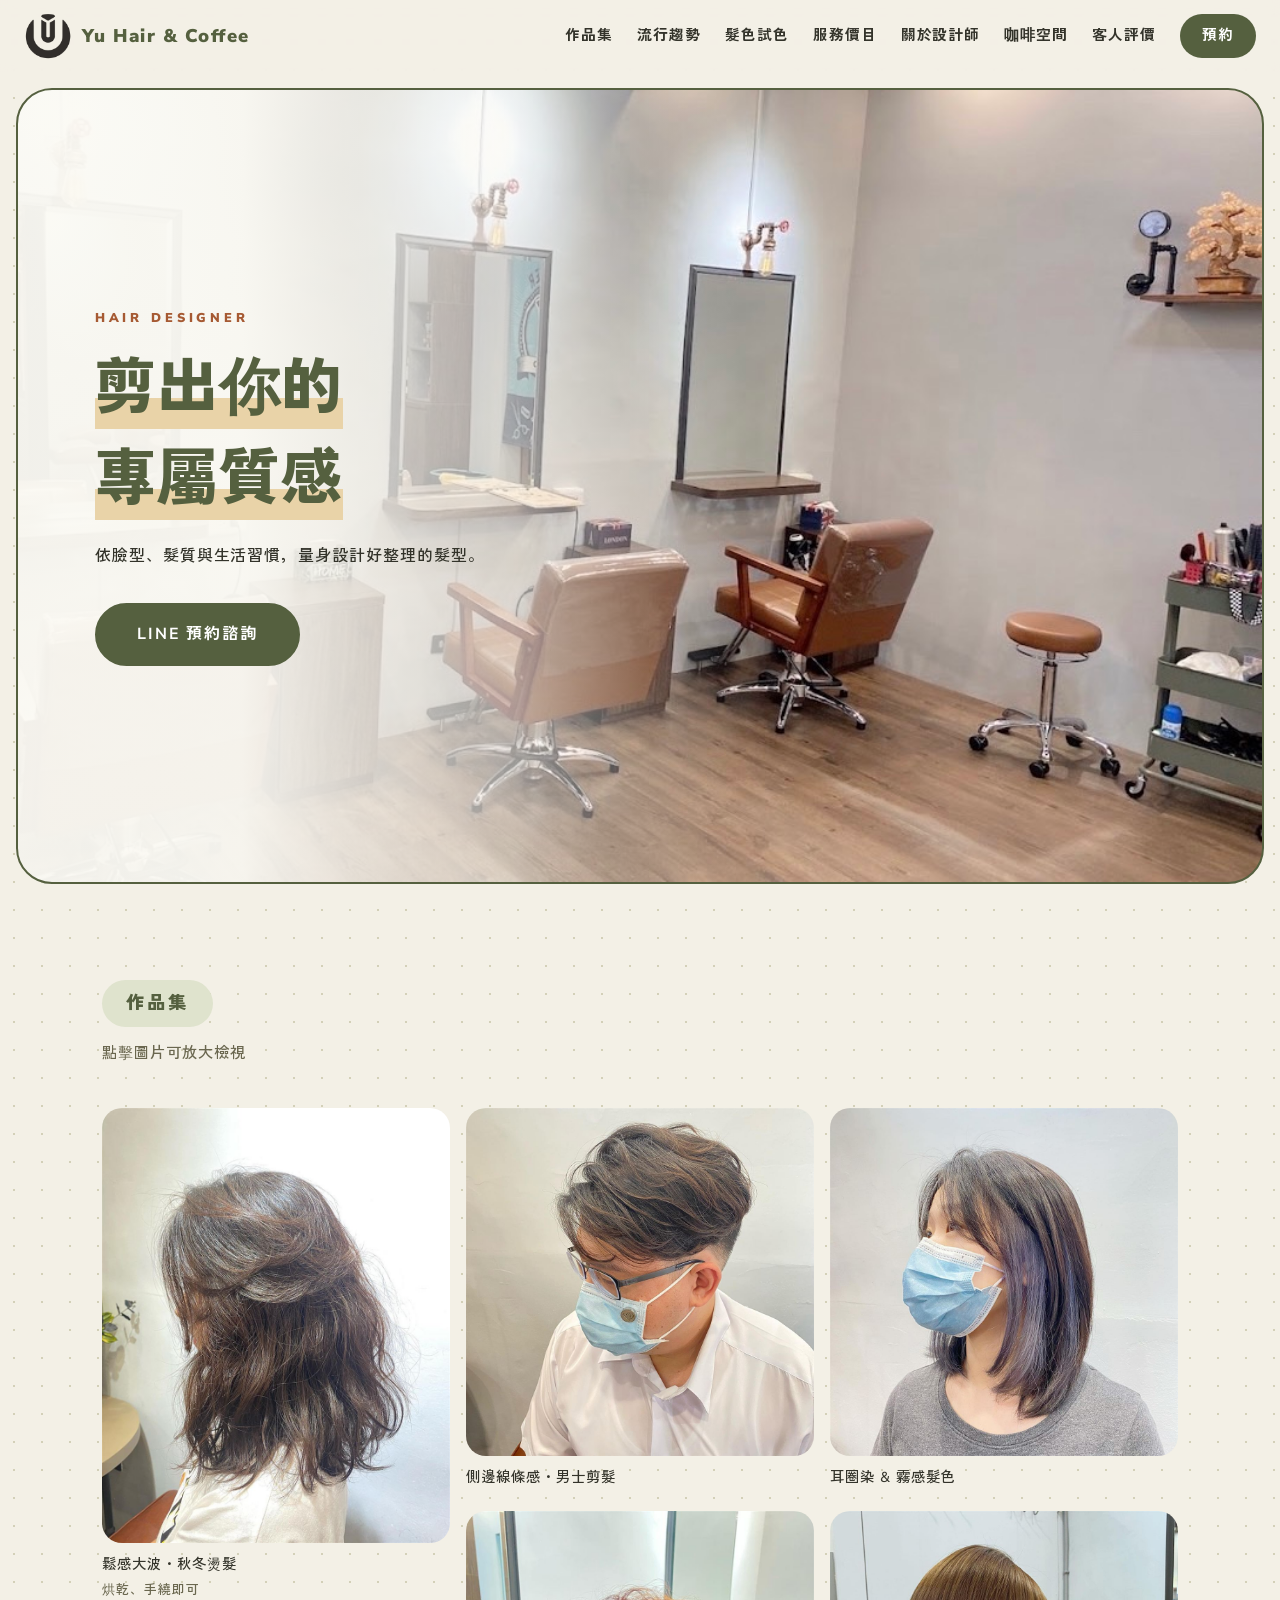
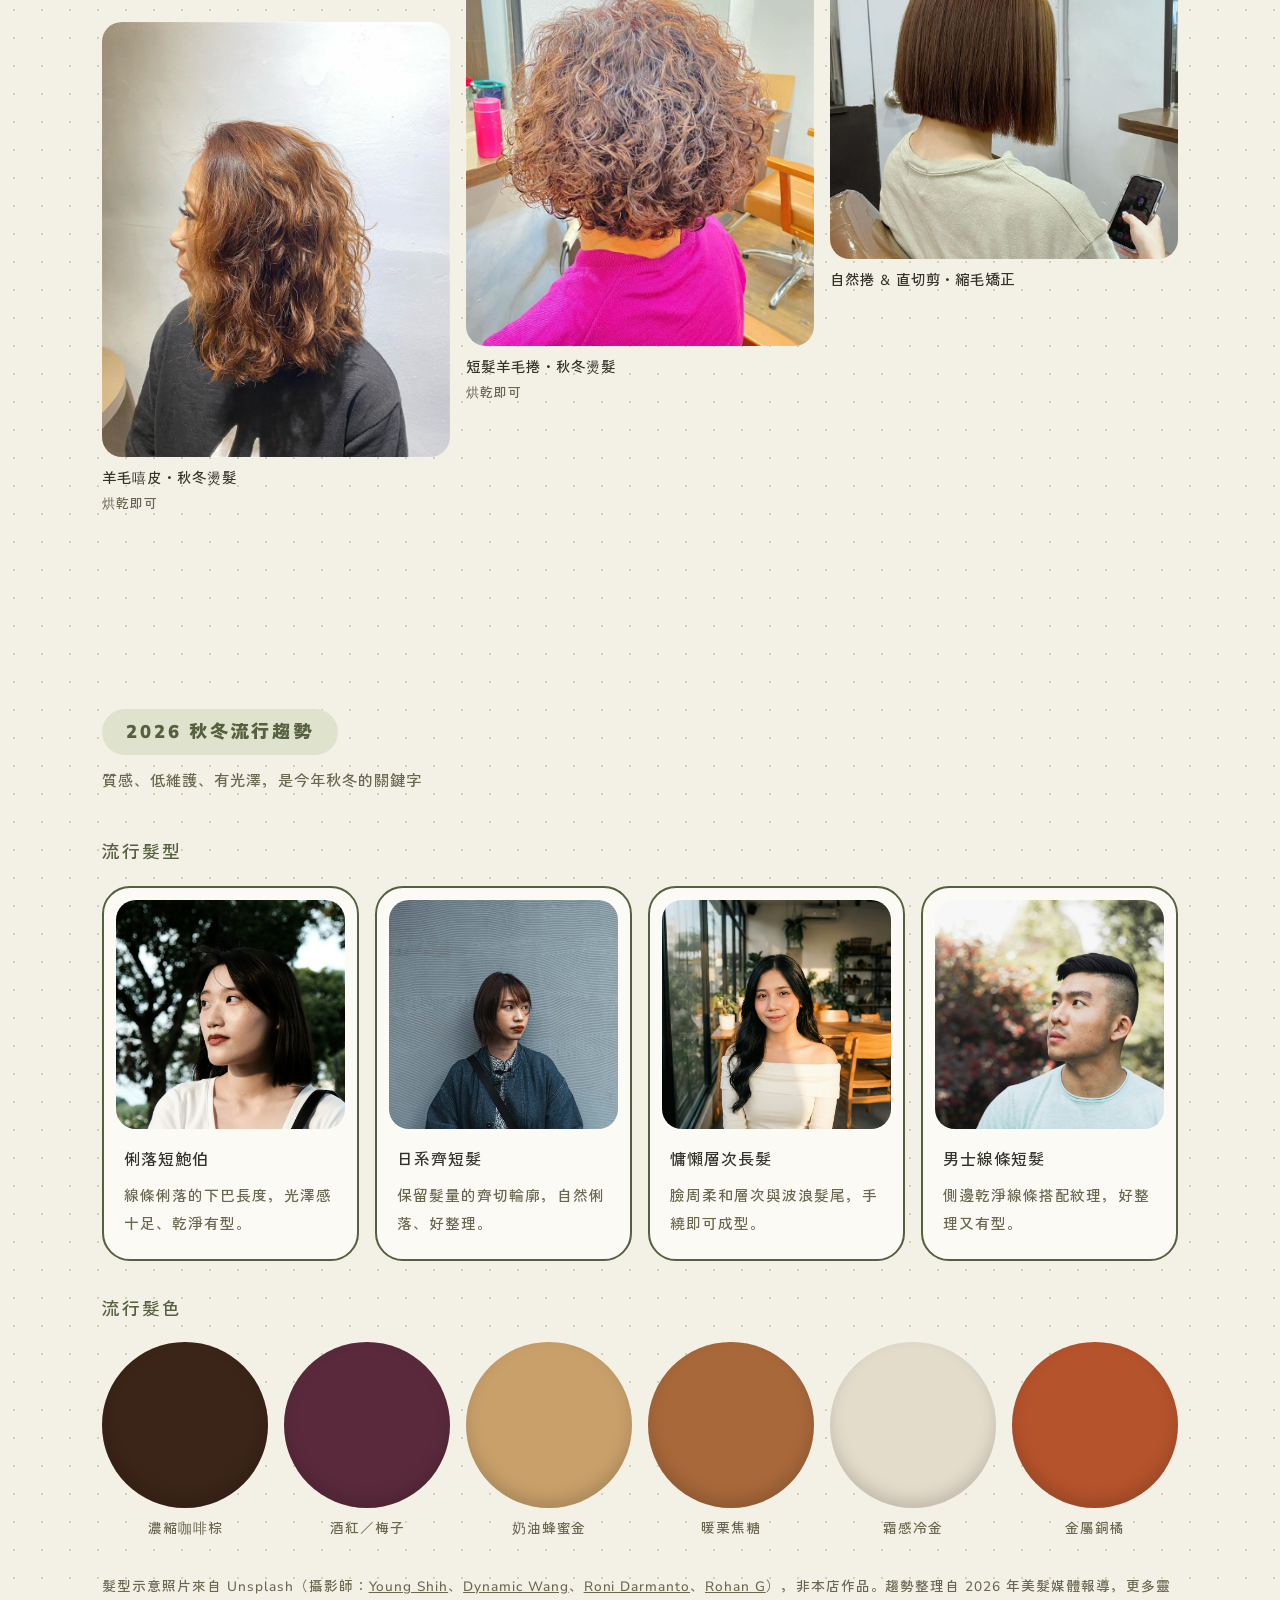
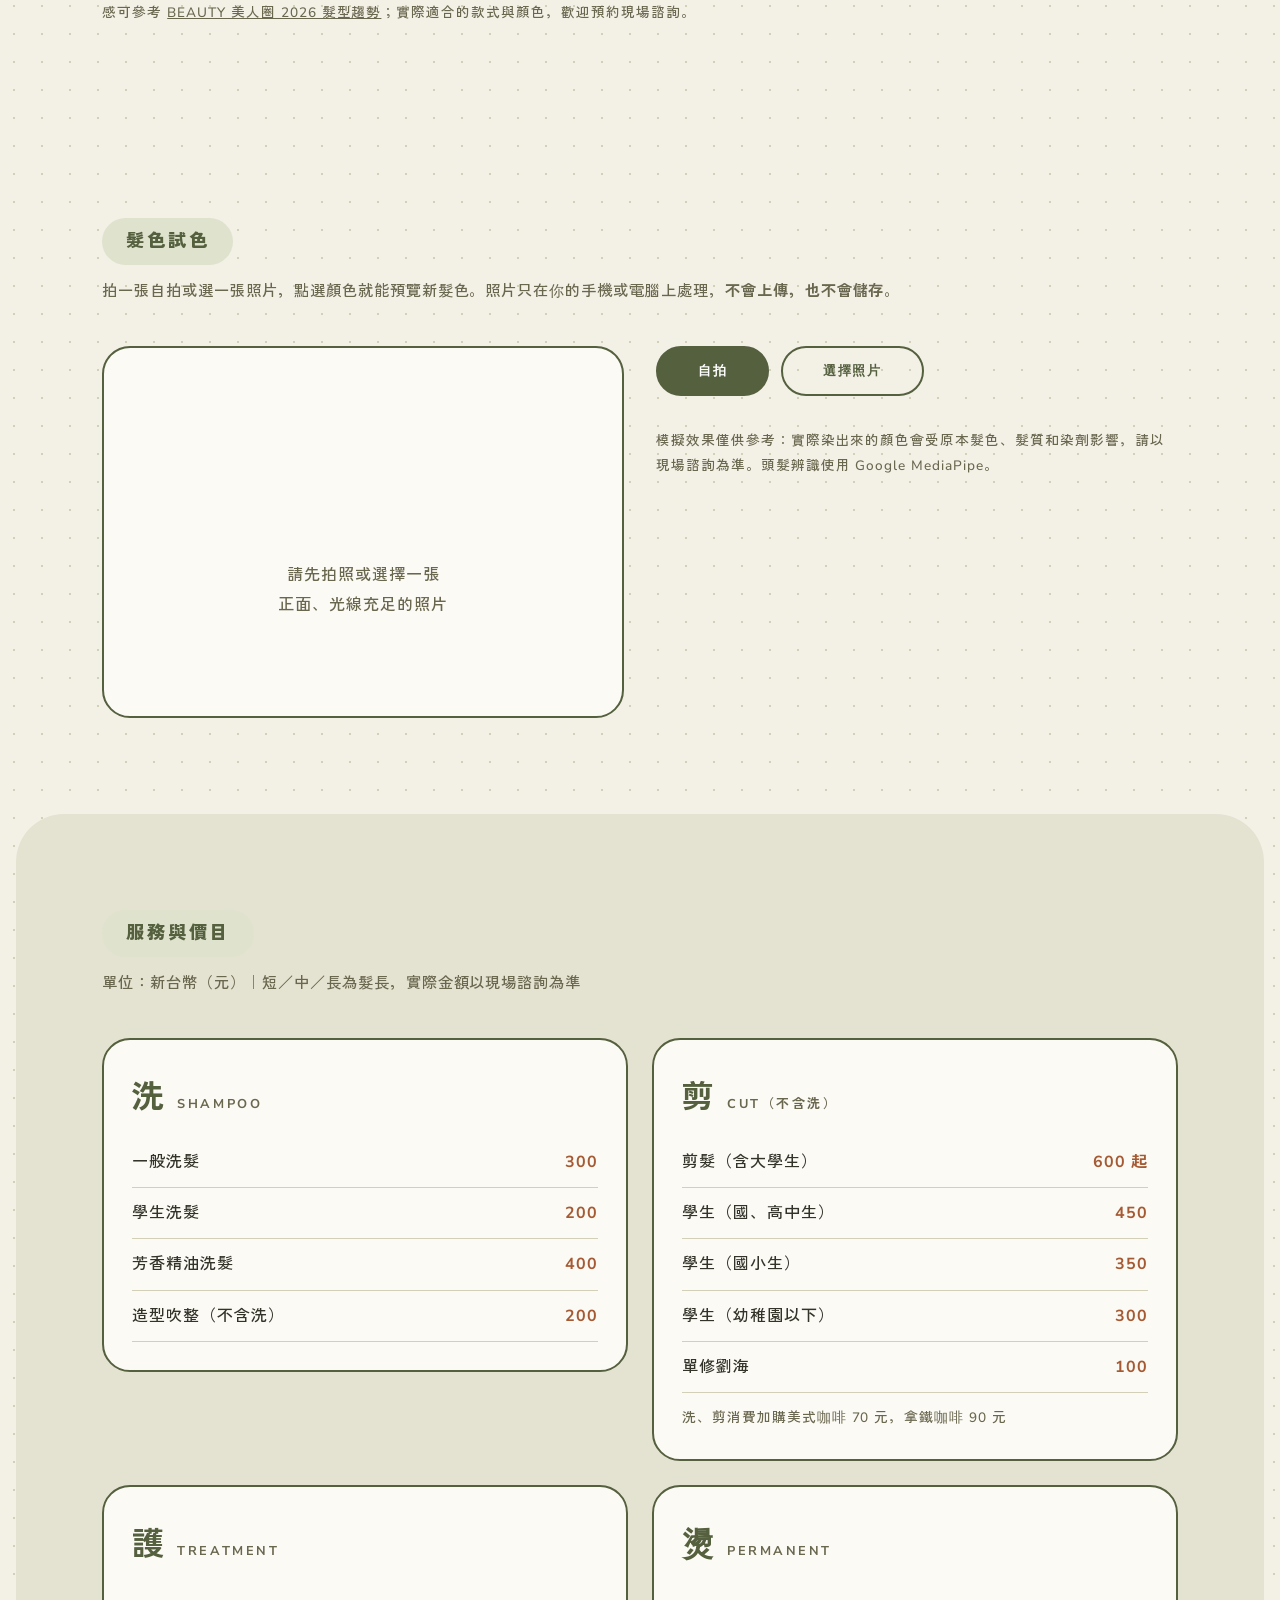
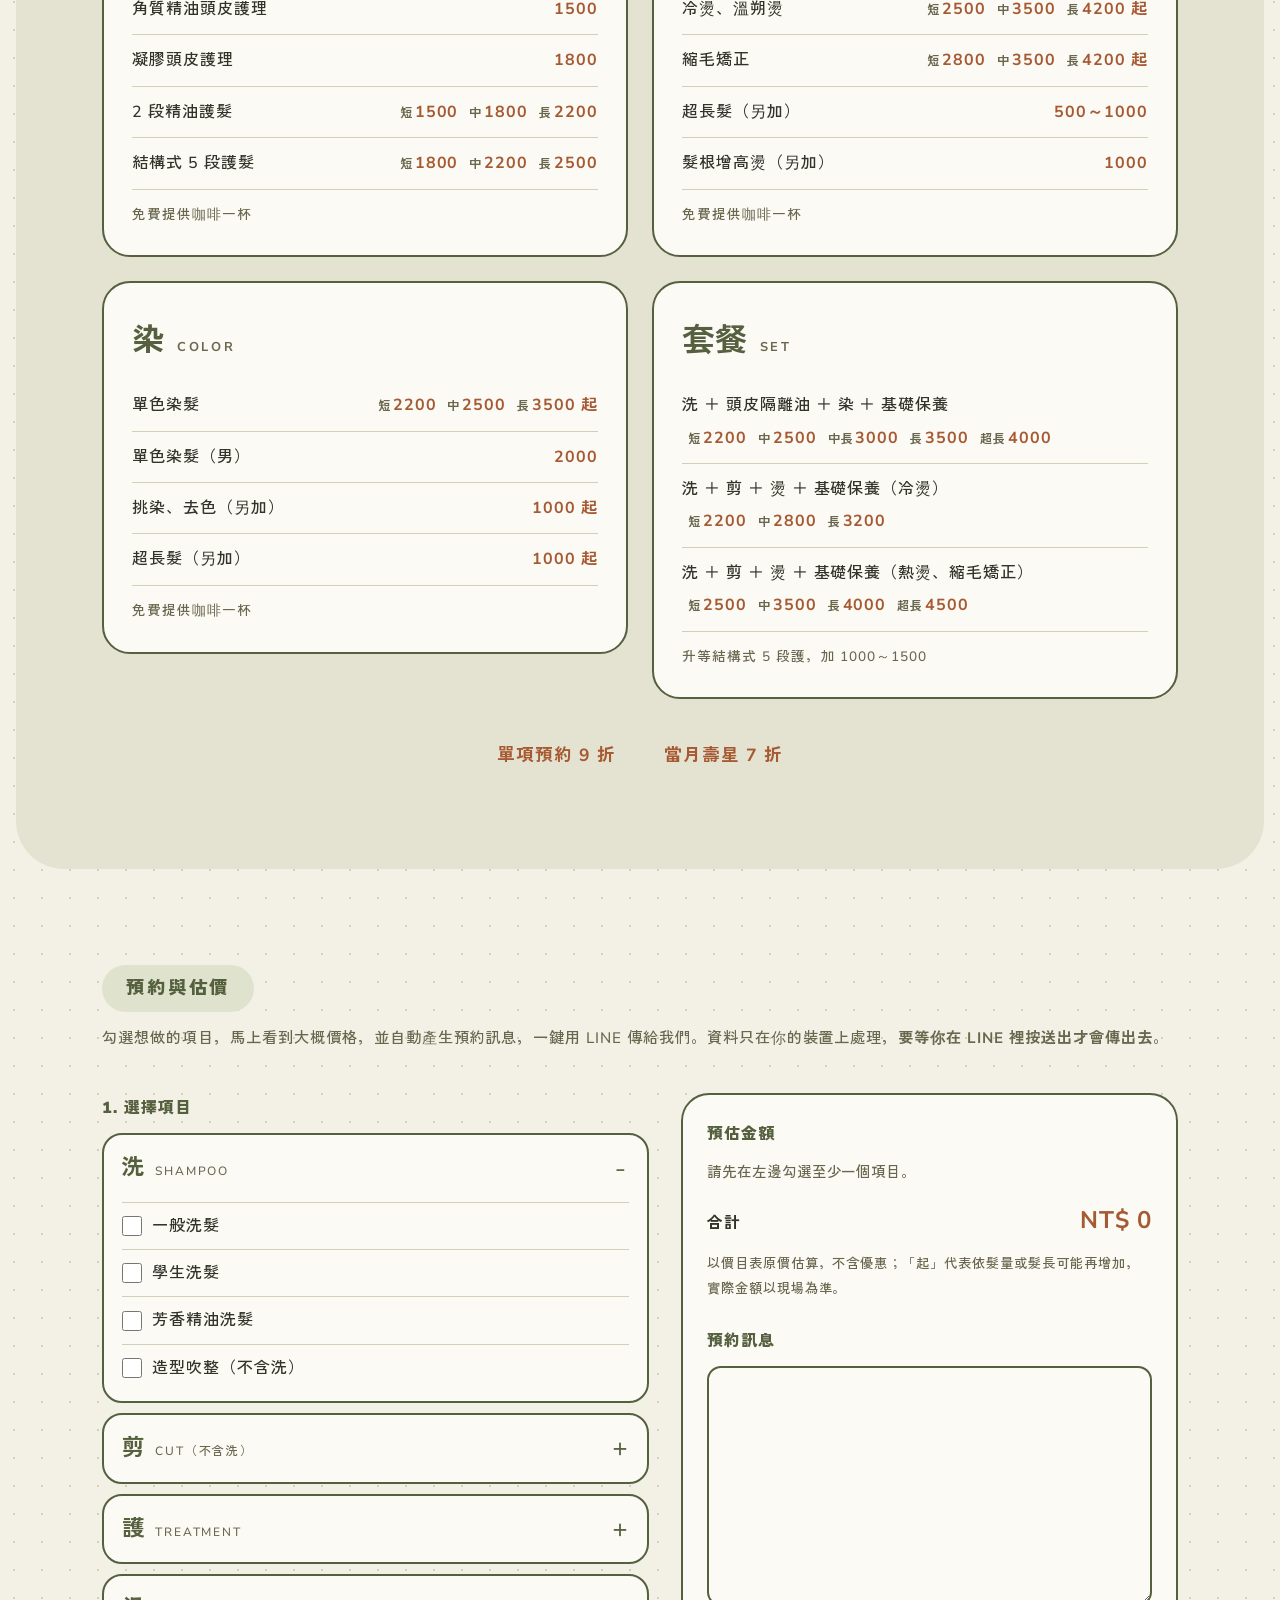
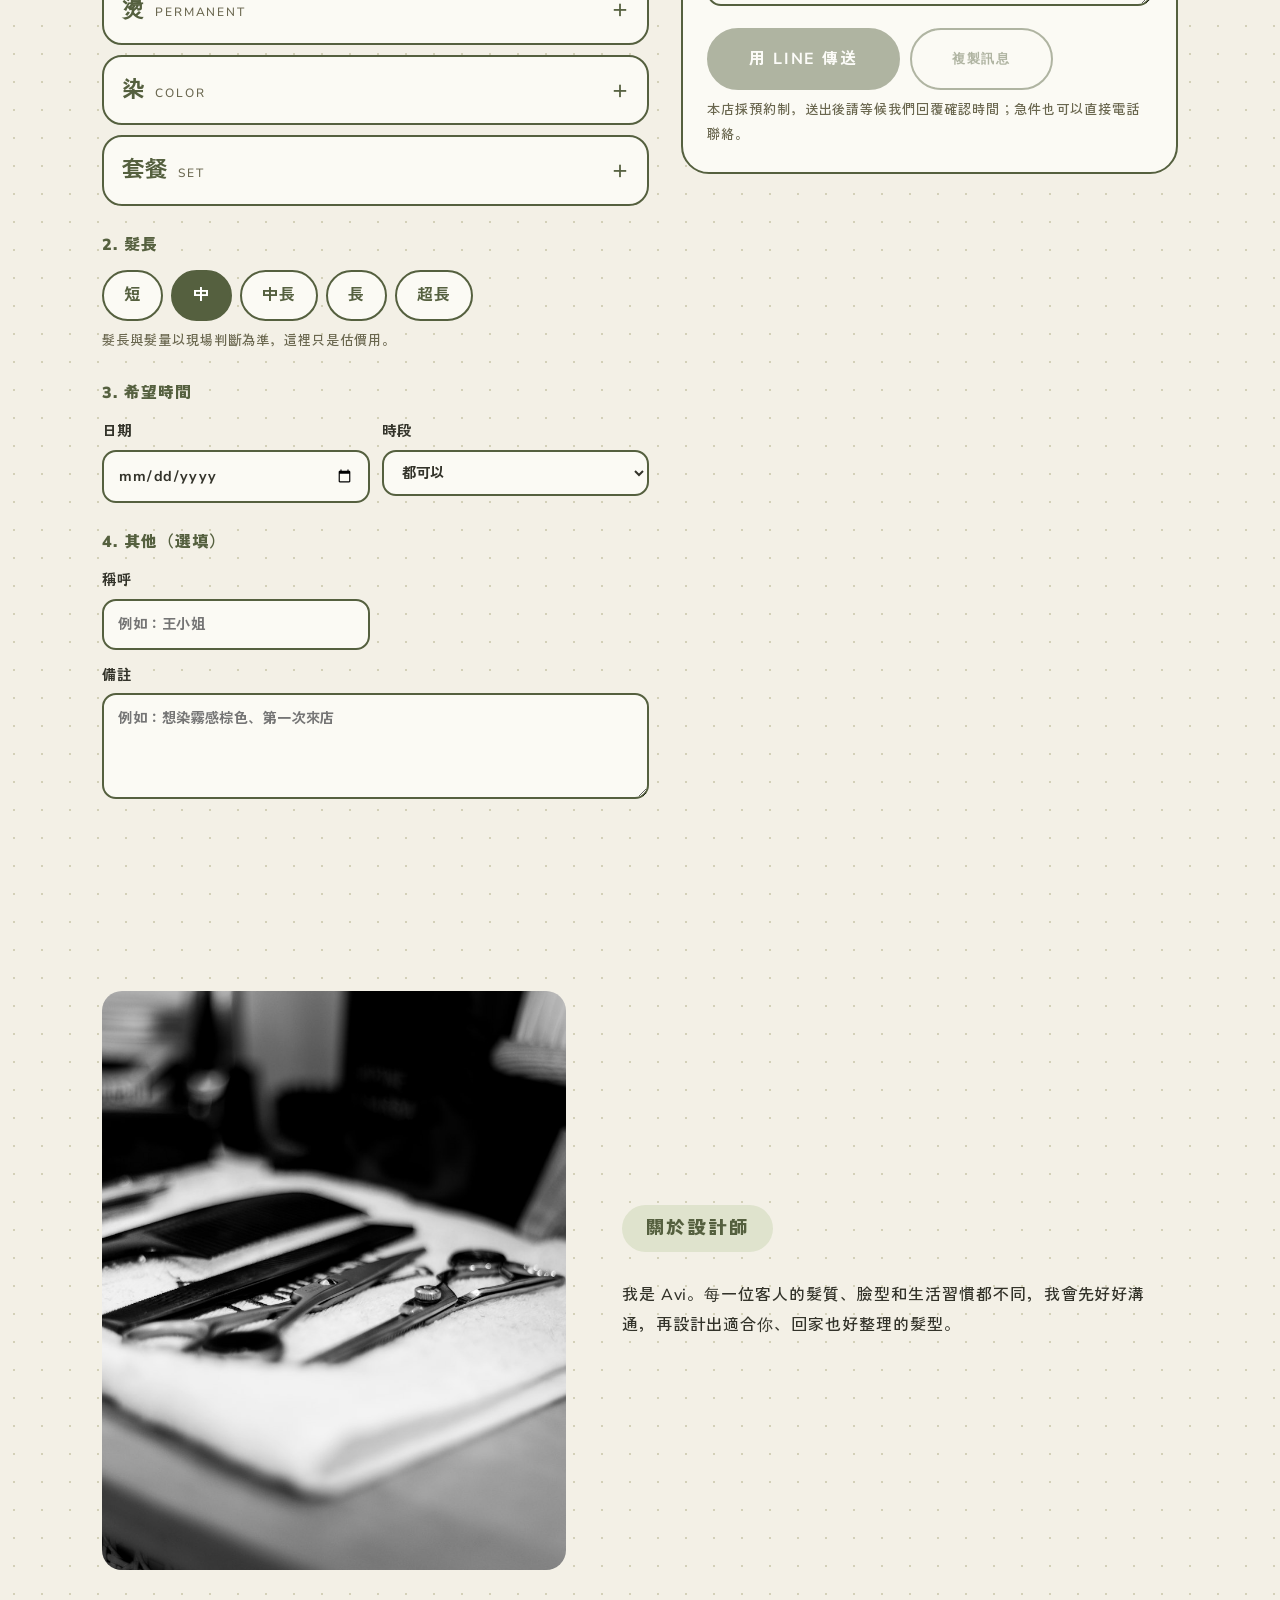
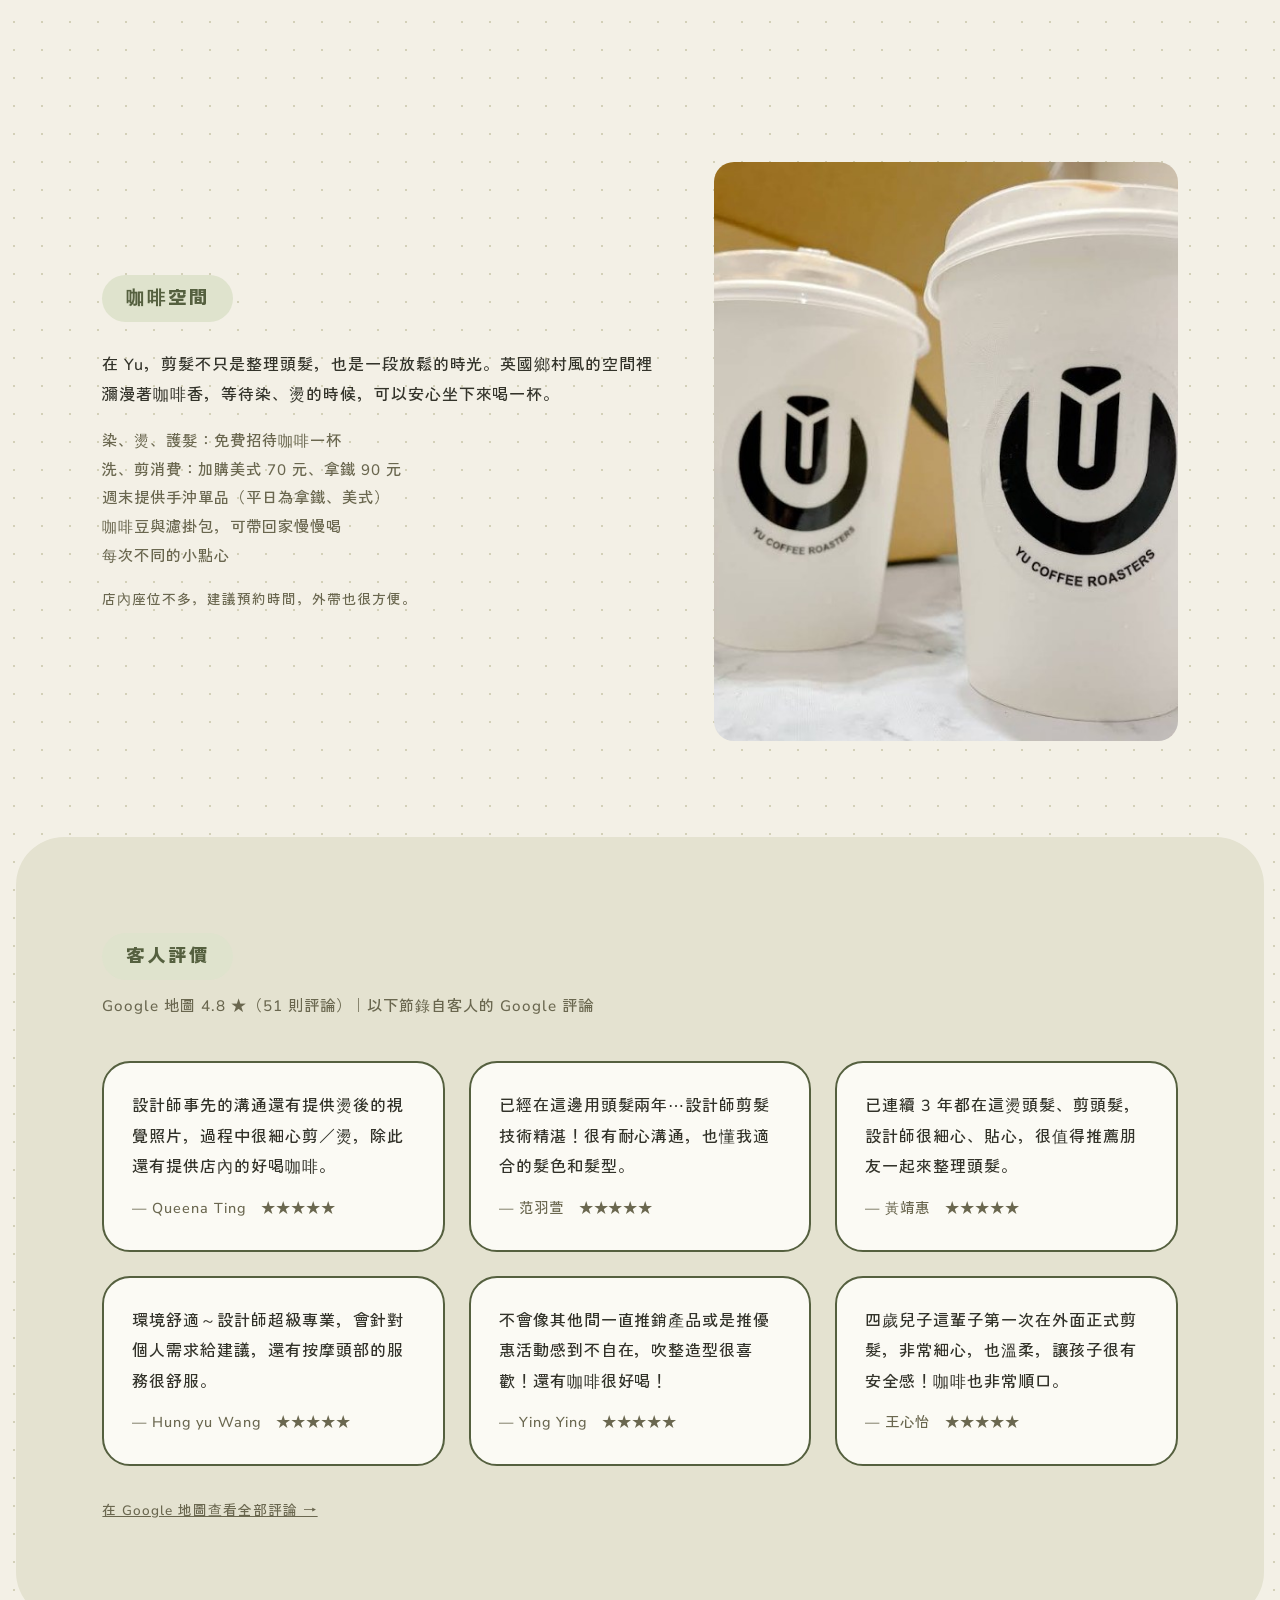
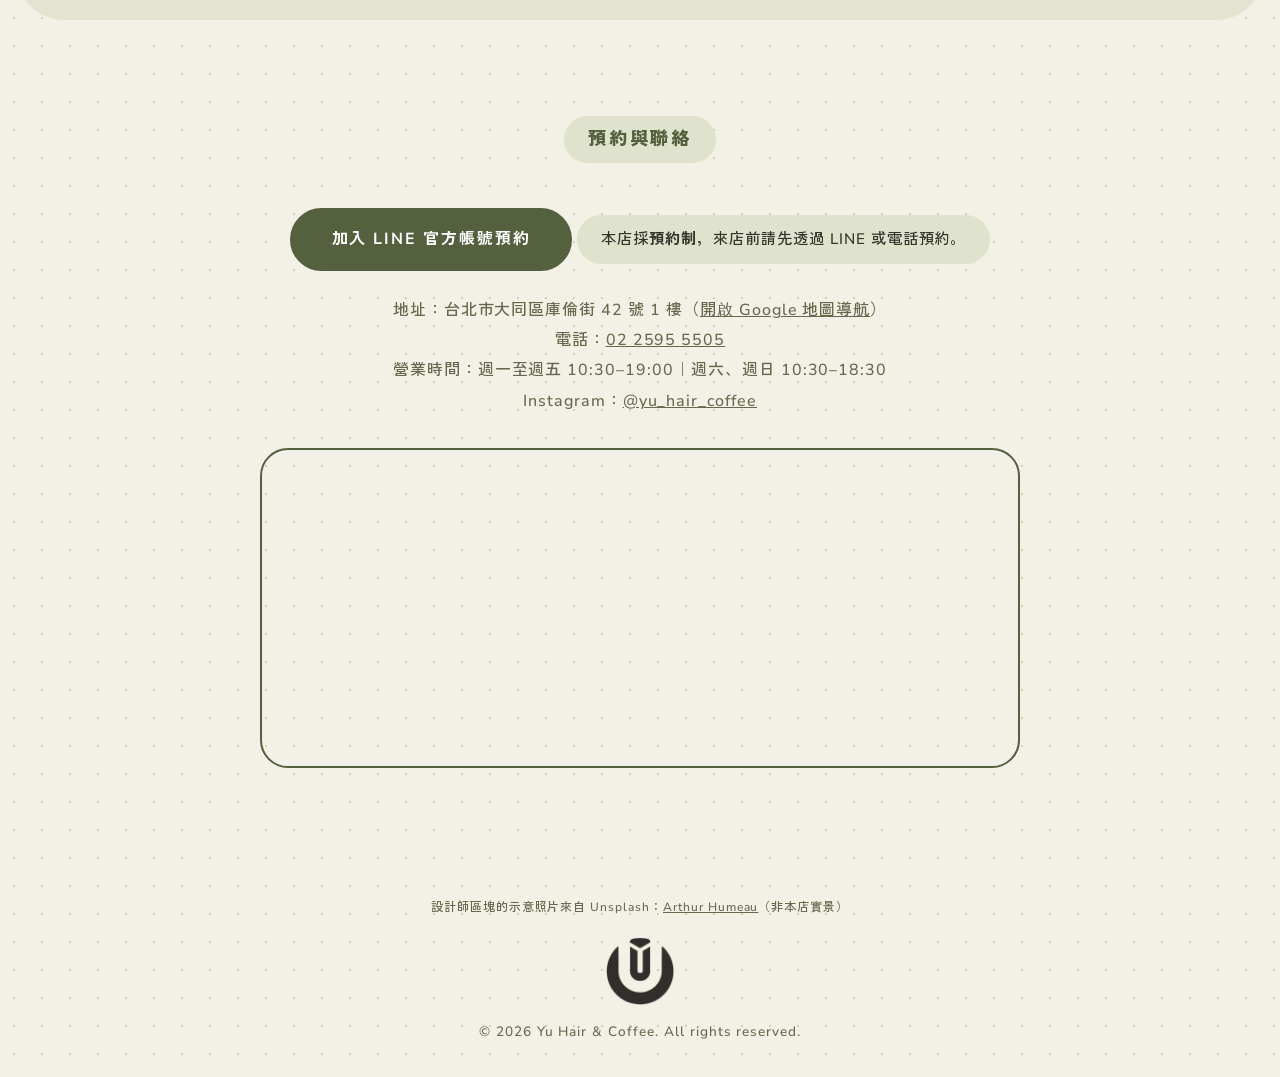
<file: index.html>
<!DOCTYPE html>
<html lang="zh-Hant">
<head>
  <meta charset="UTF-8">
  <meta name="viewport" content="width=device-width, initial-scale=1">
  <title>Yu Hair & Coffee | 設計師 Avi</title>
  <meta name="description" content="Yu Hair & Coffee（台北大同區）：設計師 Avi 的剪髮、染髮、燙髮與咖啡空間。預約制，歡迎透過 LINE 預約。">
  <meta property="og:type" content="website">
  <meta property="og:locale" content="zh_TW">
  <meta property="og:title" content="Yu Hair & Coffee | 設計師 Avi">
  <meta property="og:description" content="台北大同區的美髮與咖啡複合空間。預約制，歡迎透過 LINE 預約。">
  <meta property="og:url" content="https://bga0008.github.io/yu-hair-coffee/">
  <meta property="og:image" content="https://bga0008.github.io/yu-hair-coffee/images/hero.jpg">
  <meta name="twitter:card" content="summary_large_image">
  <link rel="icon" type="image/png" href="images/logo.png">
  <link rel="preconnect" href="https://fonts.googleapis.com">
  <link rel="preconnect" href="https://fonts.gstatic.com" crossorigin>
  <link href="https://fonts.googleapis.com/css2?family=Nunito+Sans:wght@500;700;900&family=Zen+Kaku+Gothic+New:wght@500;700;900&display=swap" rel="stylesheet">
  <link rel="stylesheet" href="style.css">
</head>
<body>

<header class="site-header">
  <a href="#top" class="logo"><img src="images/logo.png" alt="Yu Hair &amp; Coffee 官方 Logo"><span>Yu Hair &amp; Coffee</span></a>
  <button class="menu-btn" aria-label="開啟選單" aria-expanded="false">☰</button>
  <nav class="nav" id="nav">
    <a href="#works">作品集</a>
    <a href="#trends">流行趨勢</a>
    <a href="#tryon">髮色試色</a>
    <a href="#services">服務價目</a>
    <a href="#about">關於設計師</a>
    <a href="#coffee">咖啡空間</a>
    <a href="#reviews">客人評價</a>
    <a href="#booking" class="nav-cta">預約</a>
  </nav>
</header>

<main id="top">

  <section class="hero">
    <div class="hero-inner">
      <p class="eyebrow">HAIR DESIGNER</p>
      <h1><span>剪出你的</span><br><span>專屬質感</span></h1>
      <p class="lead">依臉型、髮質與生活習慣，量身設計好整理的髮型。</p>
      <a class="btn" href="https://line.me/R/ti/p/@070fythv" target="_blank" rel="noopener">LINE 預約諮詢</a>
    </div>
  </section>

  <section id="works" class="section">
    <h2>作品集</h2>
    <p class="sub">點擊圖片可放大檢視</p>
    <div class="gallery">
      <figure><img src="images/work-1.jpg" alt="秋冬燙髮：鬆感大波" loading="lazy"><figcaption>鬆感大波・秋冬燙髮<small>烘乾、手繞即可</small></figcaption></figure>
      <figure><img src="images/work-2.jpg" alt="秋冬燙髮：羊毛嘻皮" loading="lazy"><figcaption>羊毛嘻皮・秋冬燙髮<small>烘乾即可</small></figcaption></figure>
      <figure><img src="images/work-3.jpg" alt="男士剪髮：側邊線條感" loading="lazy"><figcaption>側邊線條感・男士剪髮</figcaption></figure>
      <figure><img src="images/work-4.jpg" alt="秋冬燙髮：短髮羊毛捲" loading="lazy"><figcaption>短髮羊毛捲・秋冬燙髮<small>烘乾即可</small></figcaption></figure>
      <figure><img src="images/work-5.jpg" alt="耳圈染與霧感髮色" loading="lazy"><figcaption>耳圈染 &amp; 霧感髮色</figcaption></figure>
      <figure><img src="images/work-6.jpg" alt="縮毛矯正：自然捲與直切剪" loading="lazy"><figcaption>自然捲 &amp; 直切剪・縮毛矯正</figcaption></figure>
    </div>
  </section>

  <section id="trends" class="section">
    <h2>2026 秋冬流行趨勢</h2>
    <p class="sub">質感、低維護、有光澤，是今年秋冬的關鍵字</p>

    <h3>流行髮型</h3>
    <div class="trend-grid">
      <article><img src="images/trend-1.jpg" alt="下巴長度的黑色短鮑伯" loading="lazy"><h4>俐落短鮑伯</h4><p>線條俐落的下巴長度，光澤感十足、乾淨有型。</p></article>
      <article><img src="images/trend-2.jpg" alt="帶瀏海的日系短髮" loading="lazy"><h4>日系齊短髮</h4><p>保留髮量的齊切輪廓，自然俐落、好整理。</p></article>
      <article><img src="images/trend-3.jpg" alt="柔和波浪長髮" loading="lazy"><h4>慵懶層次長髮</h4><p>臉周柔和層次與波浪髮尾，手繞即可成型。</p></article>
      <article><img src="images/trend-4.jpg" alt="兩側剪短的男士短髮" loading="lazy"><h4>男士線條短髮</h4><p>側邊乾淨線條搭配紋理，好整理又有型。</p></article>
    </div>

    <h3>流行髮色</h3>
    <div class="swatches">
      <figure><span style="background:#3b2418"></span><figcaption>濃縮咖啡棕</figcaption></figure>
      <figure><span style="background:#5a2a3c"></span><figcaption>酒紅／梅子</figcaption></figure>
      <figure><span style="background:#c9a06a"></span><figcaption>奶油蜂蜜金</figcaption></figure>
      <figure><span style="background:#a8683a"></span><figcaption>暖栗焦糖</figcaption></figure>
      <figure><span style="background:#e4dccb"></span><figcaption>霜感冷金</figcaption></figure>
      <figure><span style="background:#b5532c"></span><figcaption>金屬銅橘</figcaption></figure>
    </div>
    <p class="note">髮型示意照片來自 Unsplash（攝影師：<a href="https://unsplash.com/photos/a-woman-with-a-white-shirt-yfyaCInaKIU" target="_blank" rel="noopener">Young Shih</a>、<a href="https://unsplash.com/photos/a-woman-with-a-black-bag-standing-in-front-of-a-gray-wall-URjyAP0qOwA" target="_blank" rel="noopener">Dynamic Wang</a>、<a href="https://unsplash.com/photos/young-woman-smiling-in-a-cafe-with-plants-FXX2BeiSHyw" target="_blank" rel="noopener">Roni Darmanto</a>、<a href="https://unsplash.com/photos/man-near-plants-at-daytime-hdzBDVVsRT4" target="_blank" rel="noopener">Rohan G</a>），非本店作品。趨勢整理自 2026 年美髮媒體報導，更多靈感可參考 <a href="https://www.beauty321.com/series/205" target="_blank" rel="noopener">BEAUTY 美人圈 2026 髮型趨勢</a>；實際適合的款式與顏色，歡迎預約現場諮詢。</p>
  </section>

  <section id="tryon" class="section">
    <h2>髮色試色</h2>
    <p class="sub">拍一張自拍或選一張照片，點選顏色就能預覽新髮色。照片只在你的手機或電腦上處理，<strong>不會上傳，也不會儲存</strong>。</p>
    <div class="tryon">
      <div class="tryon-stage">
        <canvas id="tryon-canvas" hidden aria-label="髮色預覽"></canvas>
        <div class="tryon-empty" id="tryon-empty">
          <p>請先拍照或選擇一張<br>正面、光線充足的照片</p>
        </div>
        <p class="tryon-status" id="tryon-status" role="status" aria-live="polite"></p>
      </div>
      <div class="tryon-panel">
        <div class="tryon-actions">
          <button type="button" class="btn" id="tryon-selfie-btn">自拍</button>
          <button type="button" class="btn btn-ghost" id="tryon-pick-btn">選擇照片</button>
          <input type="file" id="tryon-selfie" accept="image/*" capture="user" hidden>
          <input type="file" id="tryon-pick" accept="image/*" hidden>
        </div>
        <div class="tryon-controls" id="tryon-controls" hidden>
          <div class="tryon-analyze-row">
            <button type="button" class="btn btn-ghost" id="tryon-analyze">分析臉部比例與膚色</button>
            <small>幫你推薦髮型和髮色</small>
          </div>
          <div class="tryon-analysis" id="tryon-analysis" hidden></div>
          <h3>選擇髮色</h3>
          <div class="swatch-row">
            <button type="button" class="swatch-btn" style="--c:#3b2418" data-color="#3b2418" aria-pressed="true" title="濃縮咖啡棕"><span>濃縮咖啡棕</span></button>
            <button type="button" class="swatch-btn" style="--c:#5a2a3c" data-color="#5a2a3c" aria-pressed="false" title="酒紅／梅子"><span>酒紅／梅子</span></button>
            <button type="button" class="swatch-btn" style="--c:#c9a06a" data-color="#c9a06a" aria-pressed="false" title="奶油蜂蜜金"><span>奶油蜂蜜金</span></button>
            <button type="button" class="swatch-btn" style="--c:#a8683a" data-color="#a8683a" aria-pressed="false" title="暖栗焦糖"><span>暖栗焦糖</span></button>
            <button type="button" class="swatch-btn" style="--c:#e4dccb" data-color="#e4dccb" aria-pressed="false" title="霜感冷金"><span>霜感冷金</span></button>
            <button type="button" class="swatch-btn" style="--c:#b5532c" data-color="#b5532c" aria-pressed="false" title="金屬銅橘"><span>金屬銅橘</span></button>
            <button type="button" class="swatch-btn" style="--c:#6b5d52" data-color="#6b5d52" aria-pressed="false" title="霧灰棕"><span>霧灰棕</span></button>
            <button type="button" class="swatch-btn" style="--c:#a0615f" data-color="#a0615f" aria-pressed="false" title="玫瑰粉棕"><span>玫瑰粉棕</span></button>
            <button type="button" class="swatch-btn" style="--c:#6e6a45" data-color="#6e6a45" aria-pressed="false" title="橄欖綠棕"><span>橄欖綠棕</span></button>
            <button type="button" class="swatch-btn" style="--c:#5f6f80" data-color="#5f6f80" aria-pressed="false" title="霧藍灰"><span>霧藍灰</span></button>
          </div>
          <label class="tryon-row">自訂顏色 <input type="color" id="tryon-custom" value="#3b2418"></label>
          <label class="tryon-row">顏色濃淡 <input type="range" id="tryon-strength" min="10" max="100" value="80"> <output id="tryon-strength-val">80%</output></label>
          <button type="button" class="btn btn-ghost" id="tryon-save">儲存這張預覽圖</button>
        </div>
        <p class="note">模擬效果僅供參考：實際染出來的顏色會受原本髮色、髮質和染劑影響，請以現場諮詢為準。頭髮辨識使用 Google MediaPipe。</p>
      </div>
    </div>
  </section>

  <section id="services" class="section alt">
    <h2>服務與價目</h2>
    <p class="sub">單位：新台幣（元）｜短／中／長為髮長，實際金額以現場諮詢為準</p>

    <div class="menu">

      <div class="cat">
        <h3><b>洗</b><small>SHAMPOO</small></h3>
        <ul class="price-list">
          <li><span class="n">一般洗髮</span><span class="p">300</span></li>
          <li><span class="n">學生洗髮</span><span class="p">200</span></li>
          <li><span class="n">芳香精油洗髮</span><span class="p">400</span></li>
          <li><span class="n">造型吹整（不含洗）</span><span class="p">200</span></li>
        </ul>
      </div>

      <div class="cat">
        <h3><b>剪</b><small>CUT（不含洗）</small></h3>
        <ul class="price-list">
          <li><span class="n">剪髮（含大學生）</span><span class="p">600 起</span></li>
          <li><span class="n">學生（國、高中生）</span><span class="p">450</span></li>
          <li><span class="n">學生（國小生）</span><span class="p">350</span></li>
          <li><span class="n">學生（幼稚園以下）</span><span class="p">300</span></li>
          <li><span class="n">單修劉海</span><span class="p">100</span></li>
        </ul>
        <p class="tip">洗、剪消費加購美式咖啡 70 元，拿鐵咖啡 90 元</p>
      </div>

      <div class="cat">
        <h3><b>護</b><small>TREATMENT</small></h3>
        <ul class="price-list">
          <li><span class="n">角質精油頭皮護理</span><span class="p">1500</span></li>
          <li><span class="n">凝膠頭皮護理</span><span class="p">1800</span></li>
          <li><span class="n">2 段精油護髮</span><span class="p"><i>短</i>1500 <i>中</i>1800 <i>長</i>2200</span></li>
          <li><span class="n">結構式 5 段護髮</span><span class="p"><i>短</i>1800 <i>中</i>2200 <i>長</i>2500</span></li>
        </ul>
        <p class="tip">免費提供咖啡一杯</p>
      </div>

      <div class="cat">
        <h3><b>燙</b><small>PERMANENT</small></h3>
        <ul class="price-list">
          <li><span class="n">冷燙、溫朔燙</span><span class="p"><i>短</i>2500 <i>中</i>3500 <i>長</i>4200 起</span></li>
          <li><span class="n">縮毛矯正</span><span class="p"><i>短</i>2800 <i>中</i>3500 <i>長</i>4200 起</span></li>
          <li><span class="n">超長髮（另加）</span><span class="p">500～1000</span></li>
          <li><span class="n">髮根增高燙（另加）</span><span class="p">1000</span></li>
        </ul>
        <p class="tip">免費提供咖啡一杯</p>
      </div>

      <div class="cat">
        <h3><b>染</b><small>COLOR</small></h3>
        <ul class="price-list">
          <li><span class="n">單色染髮</span><span class="p"><i>短</i>2200 <i>中</i>2500 <i>長</i>3500 起</span></li>
          <li><span class="n">單色染髮（男）</span><span class="p">2000</span></li>
          <li><span class="n">挑染、去色（另加）</span><span class="p">1000 起</span></li>
          <li><span class="n">超長髮（另加）</span><span class="p">1000 起</span></li>
        </ul>
        <p class="tip">免費提供咖啡一杯</p>
      </div>

      <div class="cat">
        <h3><b>套餐</b><small>SET</small></h3>
        <ul class="price-list stacked">
          <li><span class="n">洗 ＋ 頭皮隔離油 ＋ 染 ＋ 基礎保養</span><span class="p"><i>短</i>2200 <i>中</i>2500 <i>中長</i>3000 <i>長</i>3500 <i>超長</i>4000</span></li>
          <li><span class="n">洗 ＋ 剪 ＋ 燙 ＋ 基礎保養（冷燙）</span><span class="p"><i>短</i>2200 <i>中</i>2800 <i>長</i>3200</span></li>
          <li><span class="n">洗 ＋ 剪 ＋ 燙 ＋ 基礎保養（熱燙、縮毛矯正）</span><span class="p"><i>短</i>2500 <i>中</i>3500 <i>長</i>4000 <i>超長</i>4500</span></li>
        </ul>
        <p class="tip">升等結構式 5 段護，加 1000～1500</p>
      </div>

    </div>

    <ul class="perks">
      <li>單項預約 9 折</li>
      <li>當月壽星 7 折</li>
    </ul>
  </section>

  <section id="booking" class="section">
    <h2>預約與估價</h2>
    <p class="sub">勾選想做的項目，馬上看到大概價格，並自動產生預約訊息，一鍵用 LINE 傳給我們。資料只在你的裝置上處理，<strong>要等你在 LINE 裡按送出才會傳出去</strong>。</p>
    <div class="booking">
      <div class="bk-form">
        <h3>1. 選擇項目</h3>
        <div id="bk-services"></div>

        <h3>2. 髮長</h3>
        <div class="bk-len" role="radiogroup" aria-label="髮長">
          <label><input type="radio" name="bk-len" value="短"><span>短</span></label>
          <label><input type="radio" name="bk-len" value="中" checked><span>中</span></label>
          <label><input type="radio" name="bk-len" value="中長"><span>中長</span></label>
          <label><input type="radio" name="bk-len" value="長"><span>長</span></label>
          <label><input type="radio" name="bk-len" value="超長"><span>超長</span></label>
        </div>
        <p class="bk-help">髮長與髮量以現場判斷為準，這裡只是估價用。</p>

        <h3>3. 希望時間</h3>
        <div class="bk-fields">
          <label>日期 <input type="date" id="bk-date"></label>
          <label>時段
            <select id="bk-time">
              <option>都可以</option>
              <option>上午（10:30 後）</option>
              <option>中午</option>
              <option>下午</option>
              <option>傍晚</option>
            </select>
          </label>
        </div>

        <h3>4. 其他（選填）</h3>
        <div class="bk-fields">
          <label>稱呼 <input type="text" id="bk-name" maxlength="20" placeholder="例如：王小姐"></label>
          <label class="bk-wide">備註 <textarea id="bk-note" rows="3" maxlength="200" placeholder="例如：想染霧感棕色、第一次來店"></textarea></label>
        </div>
      </div>

      <aside class="bk-summary">
        <h3>預估金額</h3>
        <p class="bk-empty" id="bk-empty">請先在左邊勾選至少一個項目。</p>
        <ul class="bk-lines" id="bk-lines"></ul>
        <p class="bk-total-row"><span>合計</span><strong id="bk-total">NT$ 0</strong></p>
        <p class="bk-small">以價目表原價估算，不含優惠；「起」代表依髮量或髮長可能再增加，實際金額以現場為準。</p>

        <h3>預約訊息</h3>
        <textarea id="bk-msg" readonly rows="9" aria-label="預約訊息預覽"></textarea>
        <div class="bk-actions">
          <a class="btn" id="bk-line" href="#booking" target="_blank" rel="noopener" aria-disabled="true">用 LINE 傳送</a>
          <button type="button" class="btn btn-ghost" id="bk-copy" disabled>複製訊息</button>
        </div>
        <p class="bk-small" id="bk-hint" role="status"></p>
        <p class="bk-small">本店採預約制，送出後請等候我們回覆確認時間；急件也可以直接電話聯絡。</p>
      </aside>
    </div>
  </section>

  <section id="about" class="section about">
    <img src="images/designer.jpg" alt="美髮剪刀與梳子（示意照片）" loading="lazy">
    <div>
      <h2>關於設計師</h2>
      <p>我是 Avi。每一位客人的髮質、臉型和生活習慣都不同，我會先好好溝通，再設計出適合你、回家也好整理的髮型。</p>
    </div>
  </section>

  <section id="coffee" class="section about reverse">
    <div>
      <h2>咖啡空間</h2>
      <p>在 Yu，剪髮不只是整理頭髮，也是一段放鬆的時光。英國鄉村風的空間裡瀰漫著咖啡香，等待染、燙的時候，可以安心坐下來喝一杯。</p>
      <ul class="facts">
        <li>染、燙、護髮：免費招待咖啡一杯</li>
        <li>洗、剪消費：加購美式 70 元、拿鐵 90 元</li>
        <li>週末提供手沖單品（平日為拿鐵、美式）</li>
        <li>咖啡豆與濾掛包，可帶回家慢慢喝</li>
        <li>每次不同的小點心</li>
      </ul>
      <p class="note">店內座位不多，建議預約時間，外帶也很方便。</p>
    </div>
    <img src="images/coffee.jpg" alt="Yu Coffee Roasters 的外帶咖啡杯" loading="lazy">
  </section>

  <section id="reviews" class="section alt">
    <h2>客人評價</h2>
    <p class="sub">Google 地圖 4.8 ★（51 則評論）｜以下節錄自客人的 Google 評論</p>
    <div class="reviews">
      <blockquote>設計師事先的溝通還有提供燙後的視覺照片，過程中很細心剪／燙，除此還有提供店內的好喝咖啡。<cite>— Queena Ting　★★★★★</cite></blockquote>
      <blockquote>已經在這邊用頭髮兩年⋯設計師剪髮技術精湛！很有耐心溝通，也懂我適合的髮色和髮型。<cite>— 范羽萱　★★★★★</cite></blockquote>
      <blockquote>已連續 3 年都在這燙頭髮、剪頭髮，設計師很細心、貼心，很值得推薦朋友一起來整理頭髮。<cite>— 黃靖惠　★★★★★</cite></blockquote>
      <blockquote>環境舒適～設計師超級專業，會針對個人需求給建議，還有按摩頭部的服務很舒服。<cite>— Hung yu Wang　★★★★★</cite></blockquote>
      <blockquote>不會像其他間一直推銷產品或是推優惠活動感到不自在，吹整造型很喜歡！還有咖啡很好喝！<cite>— Ying Ying　★★★★★</cite></blockquote>
      <blockquote>四歲兒子這輩子第一次在外面正式剪髮，非常細心，也溫柔，讓孩子很有安全感！咖啡也非常順口。<cite>— 王心怡　★★★★★</cite></blockquote>
    </div>
    <p class="note"><a href="https://www.google.com/maps/place/YU+HAIR+%26+COFFEE+%EF%BC%88%E9%A0%90%E7%B4%84%E5%88%B6%EF%BC%89/@25.0718062,121.5152134,17z/data=!4m8!3m7!1s0x3442a9be4b5511e9:0xbcffafb5044e5805!8m2!3d25.0718014!4d121.5177883!9m1!1b1!16s%2Fg%2F11t04yypjj" target="_blank" rel="noopener">在 Google 地圖查看全部評論 →</a></p>
  </section>

  <section id="contact" class="section contact">
    <h2>預約與聯絡</h2>
    <a class="btn" href="https://line.me/R/ti/p/@070fythv" target="_blank" rel="noopener">加入 LINE 官方帳號預約</a>
    <p class="reserve">本店採<strong>預約制</strong>，來店前請先透過 LINE 或電話預約。</p>
    <ul class="info">
      <li>地址：台北市大同區庫倫街 42 號 1 樓（<a href="https://www.google.com/maps/search/?api=1&amp;query=YU+HAIR+%26+COFFEE+%E5%8F%B0%E5%8C%97%E5%B8%82%E5%A4%A7%E5%90%8C%E5%8D%80%E5%BA%AB%E5%80%AB%E8%A1%9742%E8%99%9F" target="_blank" rel="noopener">開啟 Google 地圖導航</a>）</li>
      <li>電話：<a href="tel:0225955505">02 2595 5505</a></li>
      <li>營業時間：週一至週五 10:30–19:00｜週六、週日 10:30–18:30</li>
      <li>Instagram：<a href="https://instagram.com/yu_hair_coffee?igshid=YmMyMTA2M2Y=" target="_blank" rel="noopener">@yu_hair_coffee</a></li>
    </ul>
    <iframe class="map" title="Yu Hair &amp; Coffee 地圖位置" loading="lazy" referrerpolicy="no-referrer-when-downgrade" src="https://www.google.com/maps?q=%E5%8F%B0%E5%8C%97%E5%B8%82%E5%A4%A7%E5%90%8C%E5%8D%80%E5%BA%AB%E5%80%AB%E8%A1%97%2042%20%E8%99%9F&amp;output=embed"></iframe>
  </section>

</main>

<footer class="site-footer"><p class="credit">設計師區塊的示意照片來自 Unsplash：<a href="https://unsplash.com/photos/gray-stainless-steel-scissors-on-towel-pu20JkUx--A" target="_blank" rel="noopener">Arthur Humeau</a>（非本店實景）</p><img class="footer-logo" src="images/logo.png" alt="Yu Hair &amp; Coffee Logo">© 2026 Yu Hair &amp; Coffee. All rights reserved.</footer>

<div class="lightbox" id="lightbox" hidden><img alt=""></div>

<script src="script.js"></script>
<script type="module" src="tryon.js"></script>
<script type="module" src="face.js"></script>
<script type="module" src="booking.js"></script>
</body>
</html>
</file>
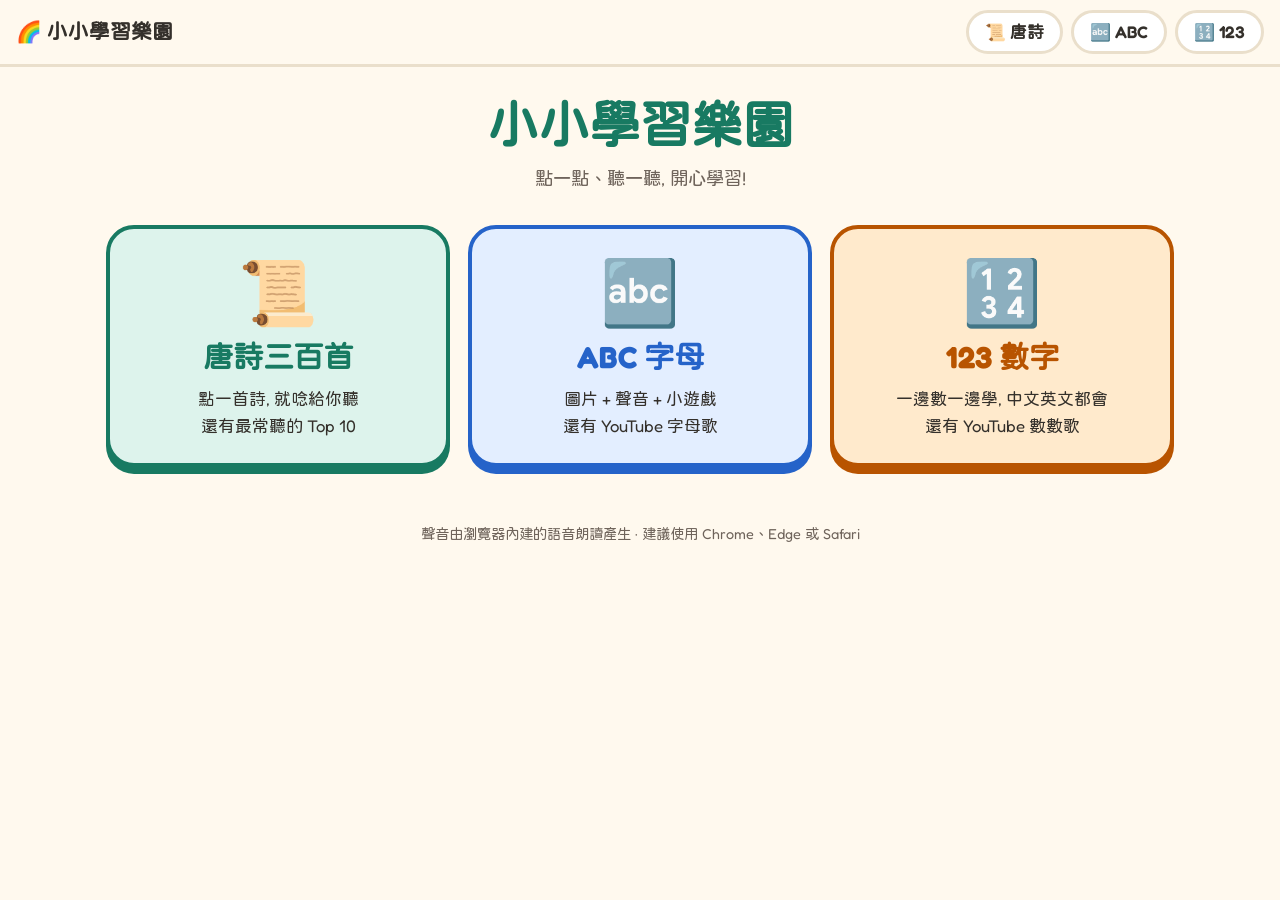
<file: kids-learn/index.html>
<!DOCTYPE html>
<html lang="zh-Hant">
<head>
  <meta charset="UTF-8">
  <meta name="viewport" content="width=device-width, initial-scale=1">
  <title>小小學習樂園</title>
  <meta name="description" content="給小朋友的學習網站: 聽唐詩三百首、學 ABC 字母、認識 123 數字。">
  <link rel="icon" href="data:image/svg+xml,%3Csvg xmlns='http://www.w3.org/2000/svg' viewBox='0 0 100 100'%3E%3Ctext y='.9em' font-size='90'%3E🌈%3C/text%3E%3C/svg%3E">
  <link rel="preconnect" href="https://fonts.googleapis.com">
  <link rel="preconnect" href="https://fonts.gstatic.com" crossorigin>
  <link href="https://fonts.googleapis.com/css2?family=Fredoka:wght@400;600;700&family=Huninn&display=swap" rel="stylesheet">
  <link rel="stylesheet" href="css/style.css">
</head>
<body>
<header id="site-header" data-active="home"></header>

<main>
  <section class="hero">
    <h1>小小學習樂園</h1>
    <p>點一點、聽一聽, 開心學習!</p>
  </section>

  <section class="home-grid" aria-label="學習單元">
    <a class="home-card poems" href="poems.html">
      <span class="icon" aria-hidden="true">📜</span>
      <h2>唐詩三百首</h2>
      <p>點一首詩, 就唸給你聽<br>還有最常聽的 Top 10</p>
    </a>
    <a class="home-card abc" href="abc.html">
      <span class="icon" aria-hidden="true">🔤</span>
      <h2>ABC 字母</h2>
      <p>圖片 + 聲音 + 小遊戲<br>還有 YouTube 字母歌</p>
    </a>
    <a class="home-card numbers" href="numbers.html">
      <span class="icon" aria-hidden="true">🔢</span>
      <h2>123 數字</h2>
      <p>一邊數一邊學, 中文英文都會<br>還有 YouTube 數數歌</p>
    </a>
  </section>

  <noscript><p class="note">需要開啟 JavaScript 才能使用聲音與遊戲功能。</p></noscript>
</main>

<footer class="footer">聲音由瀏覽器內建的語音朗讀產生 · 建議使用 Chrome、Edge 或 Safari</footer>

<script src="js/common.js"></script>
</body>
</html>
</file>
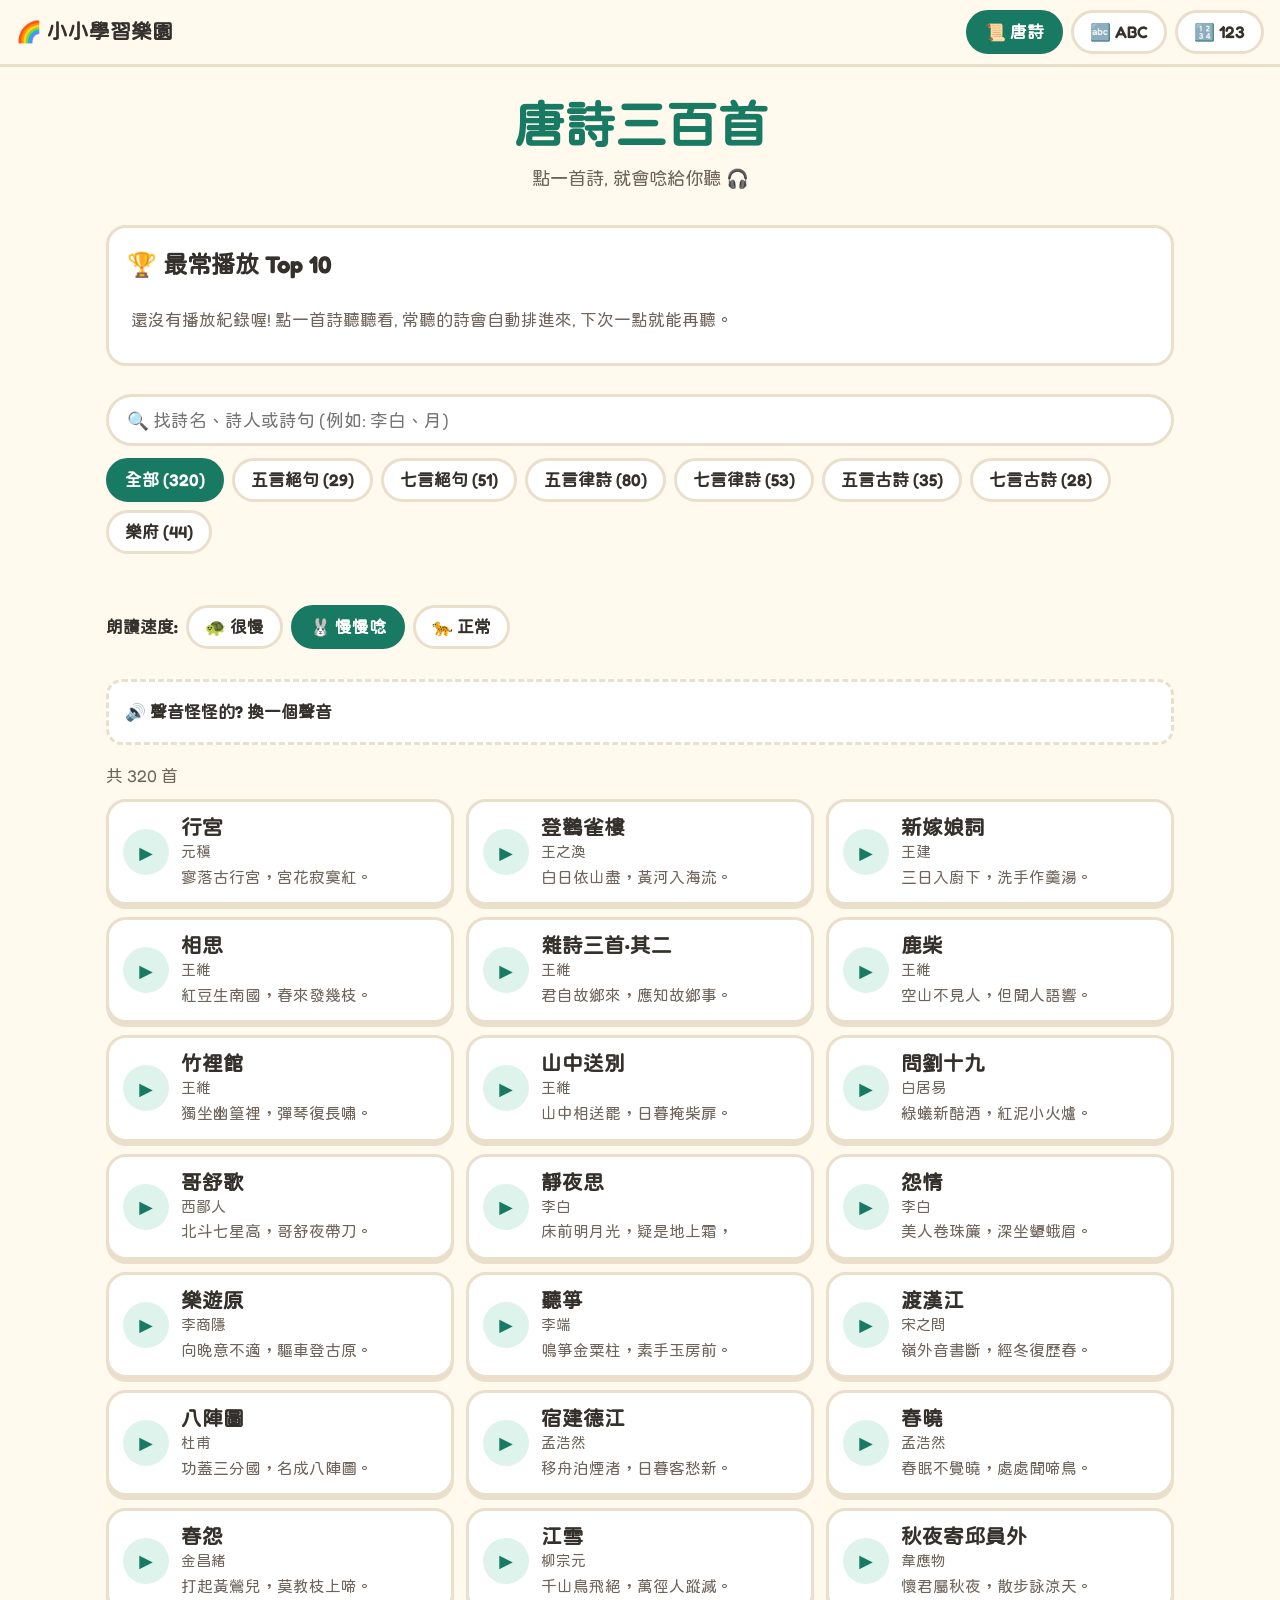
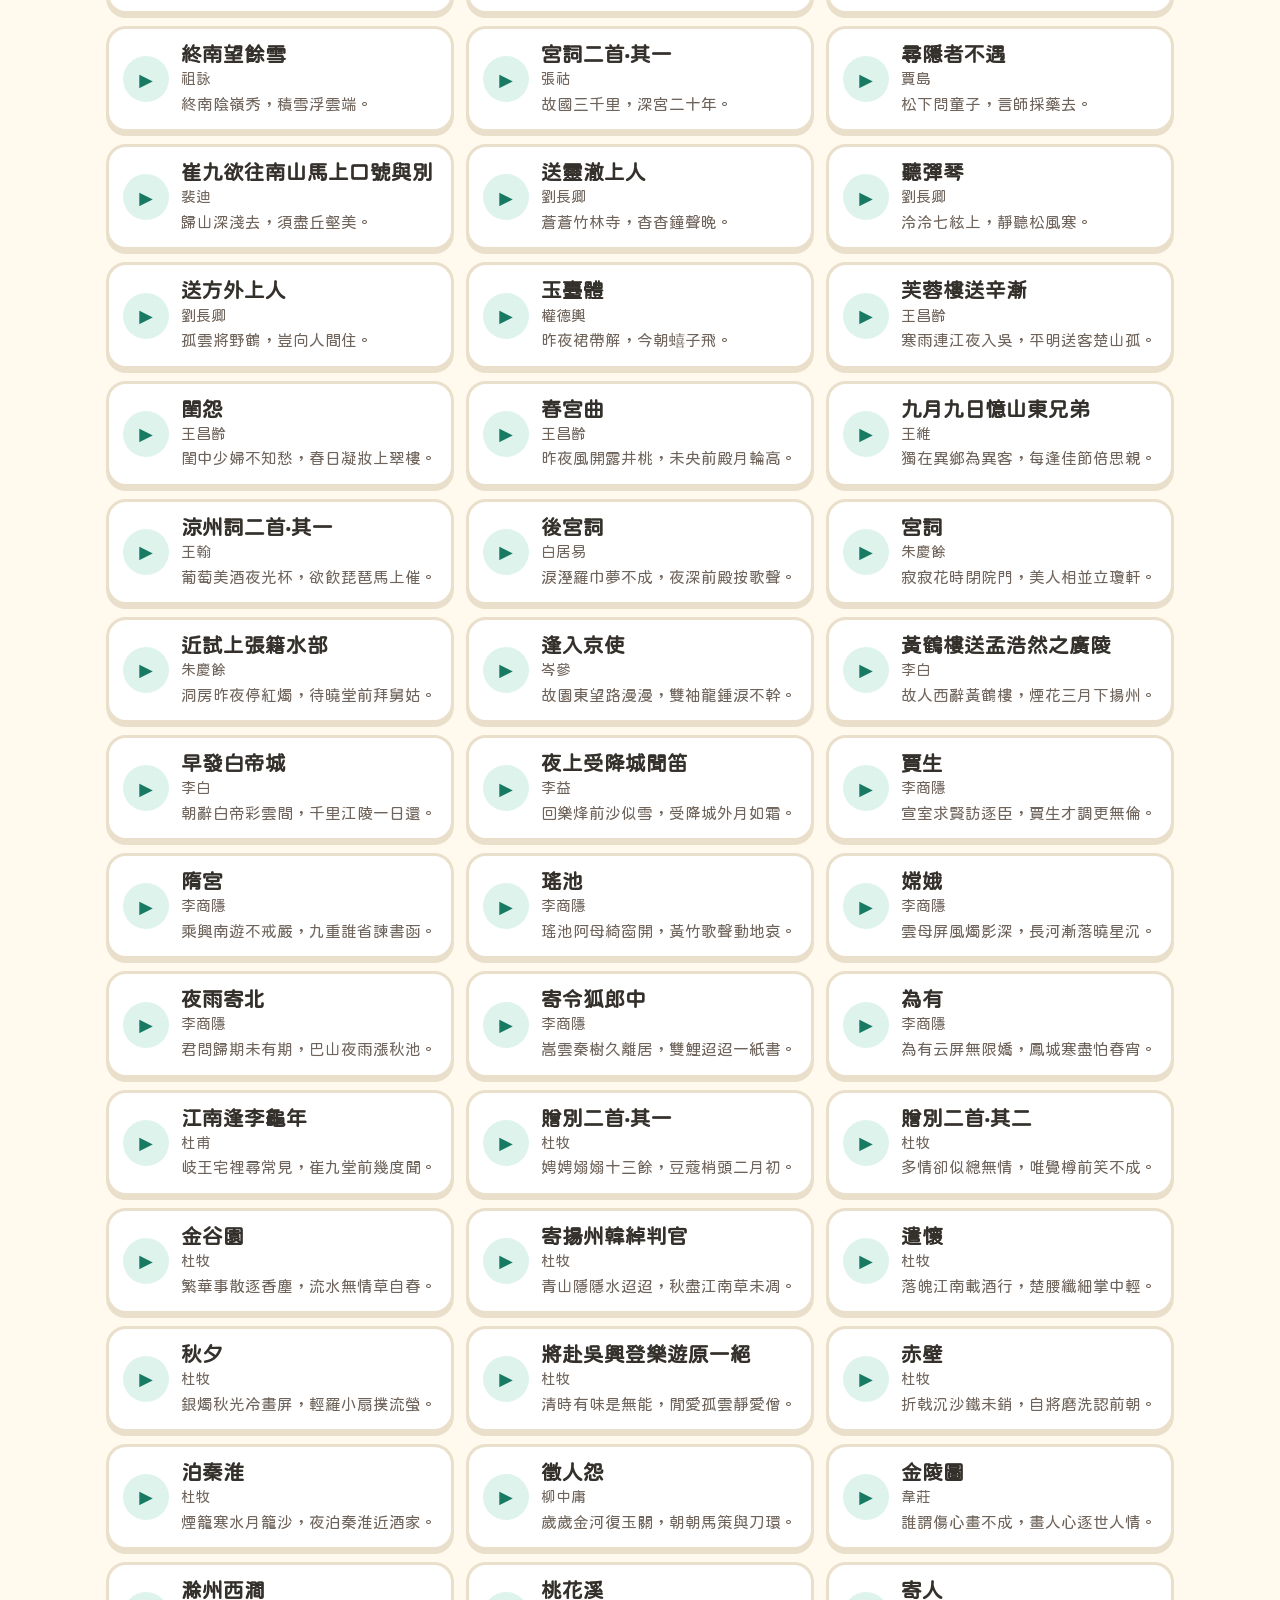
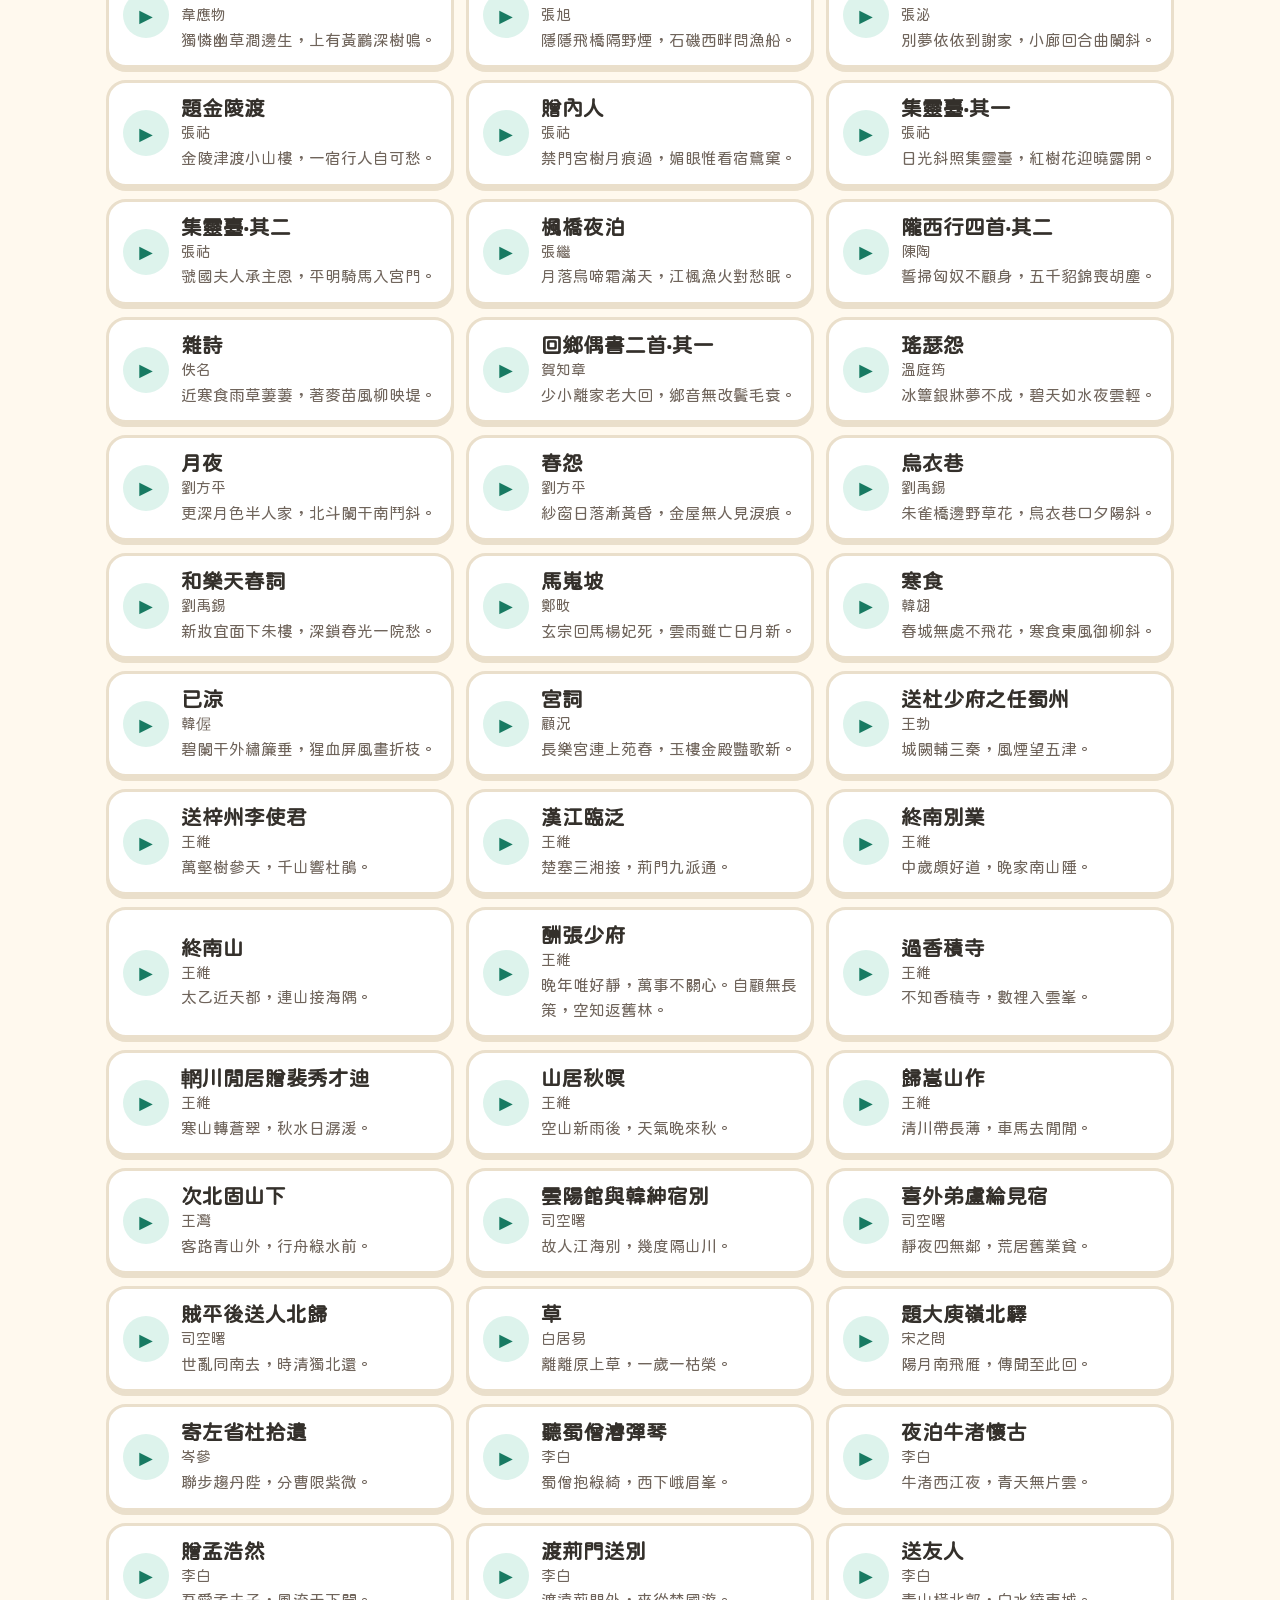
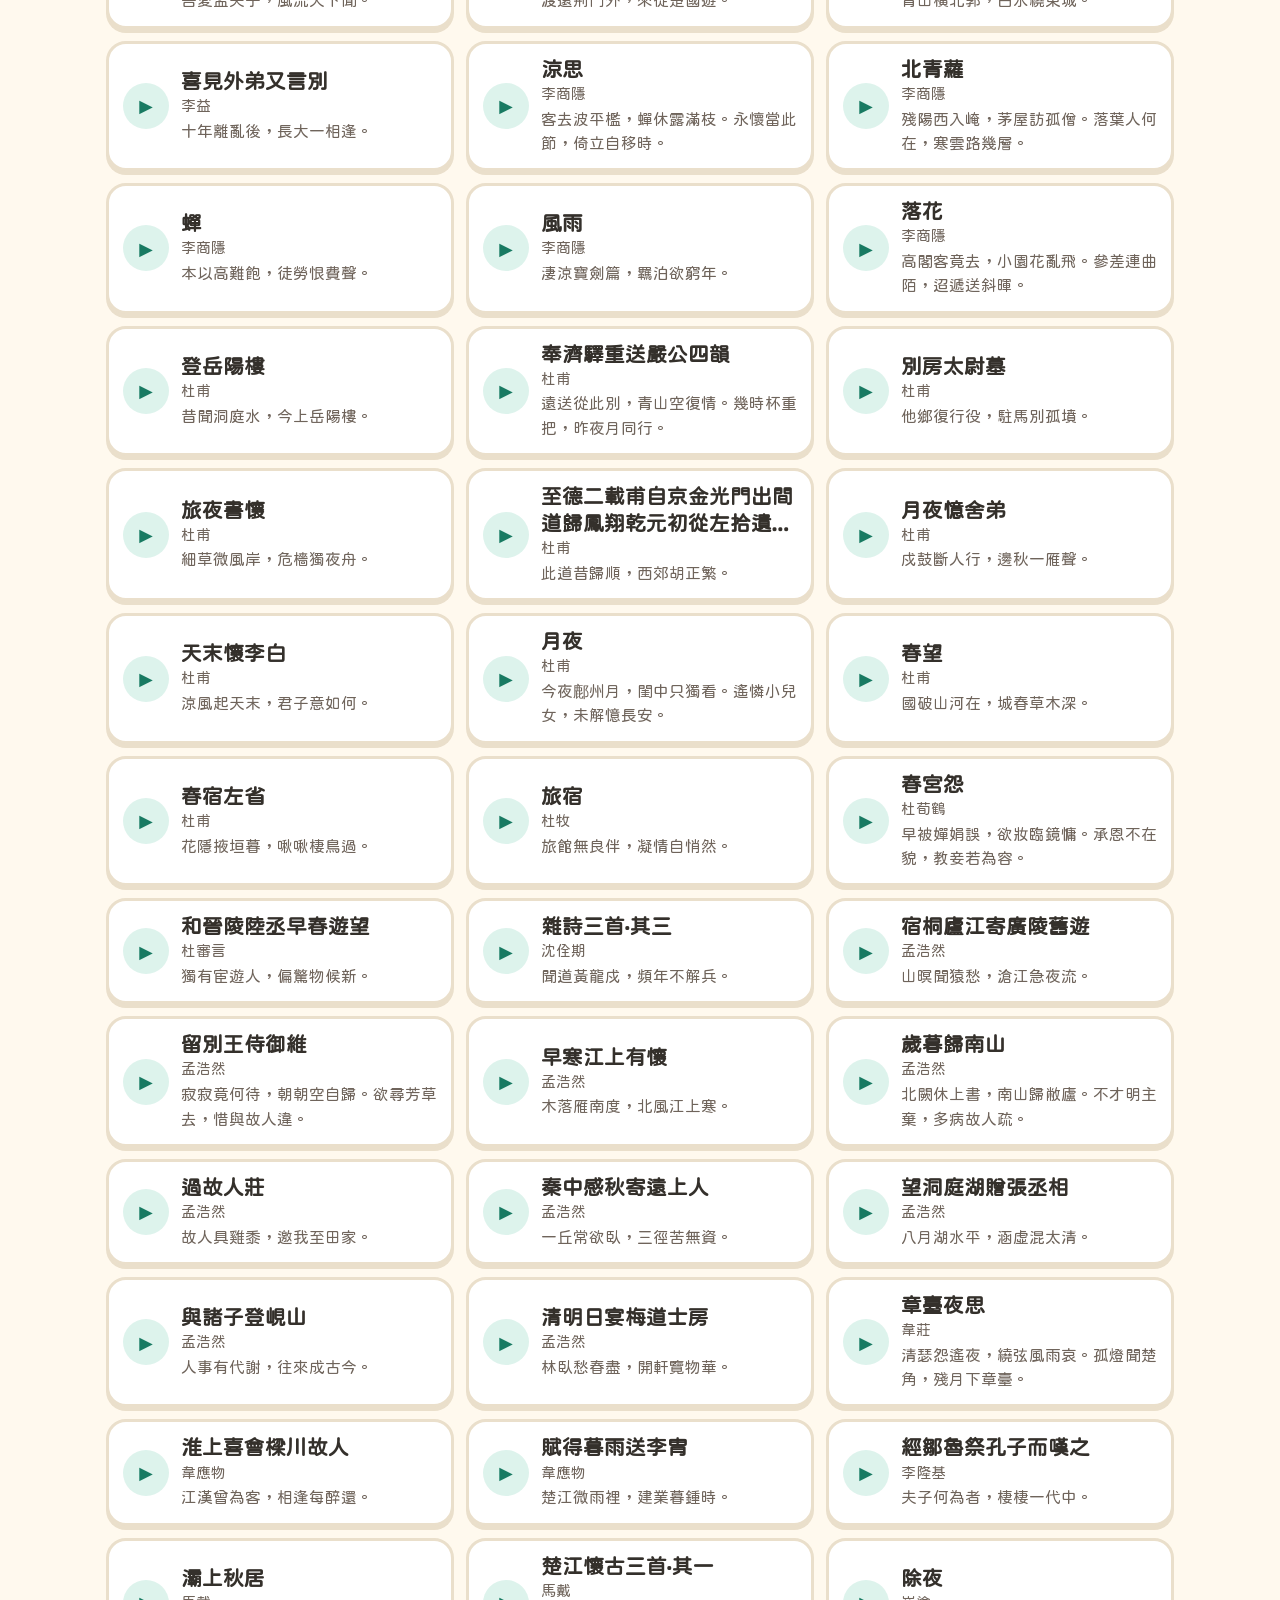
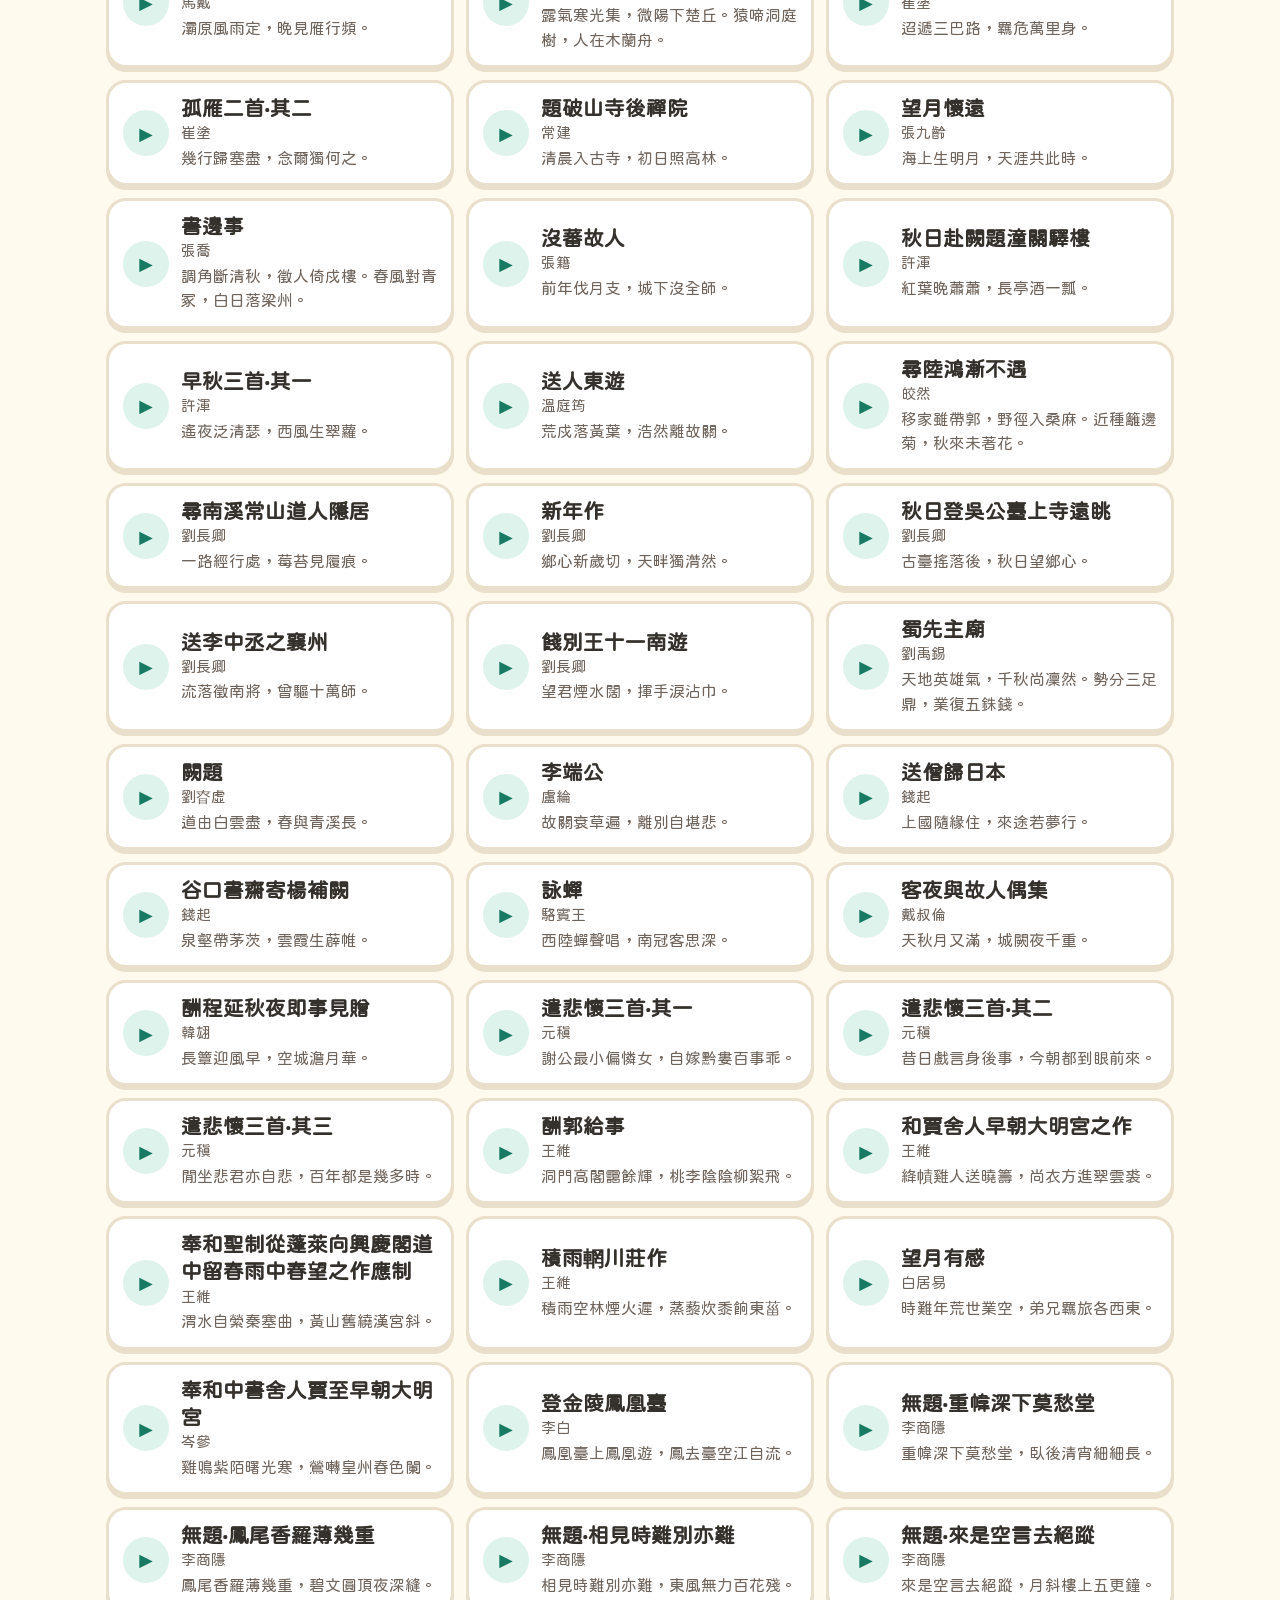
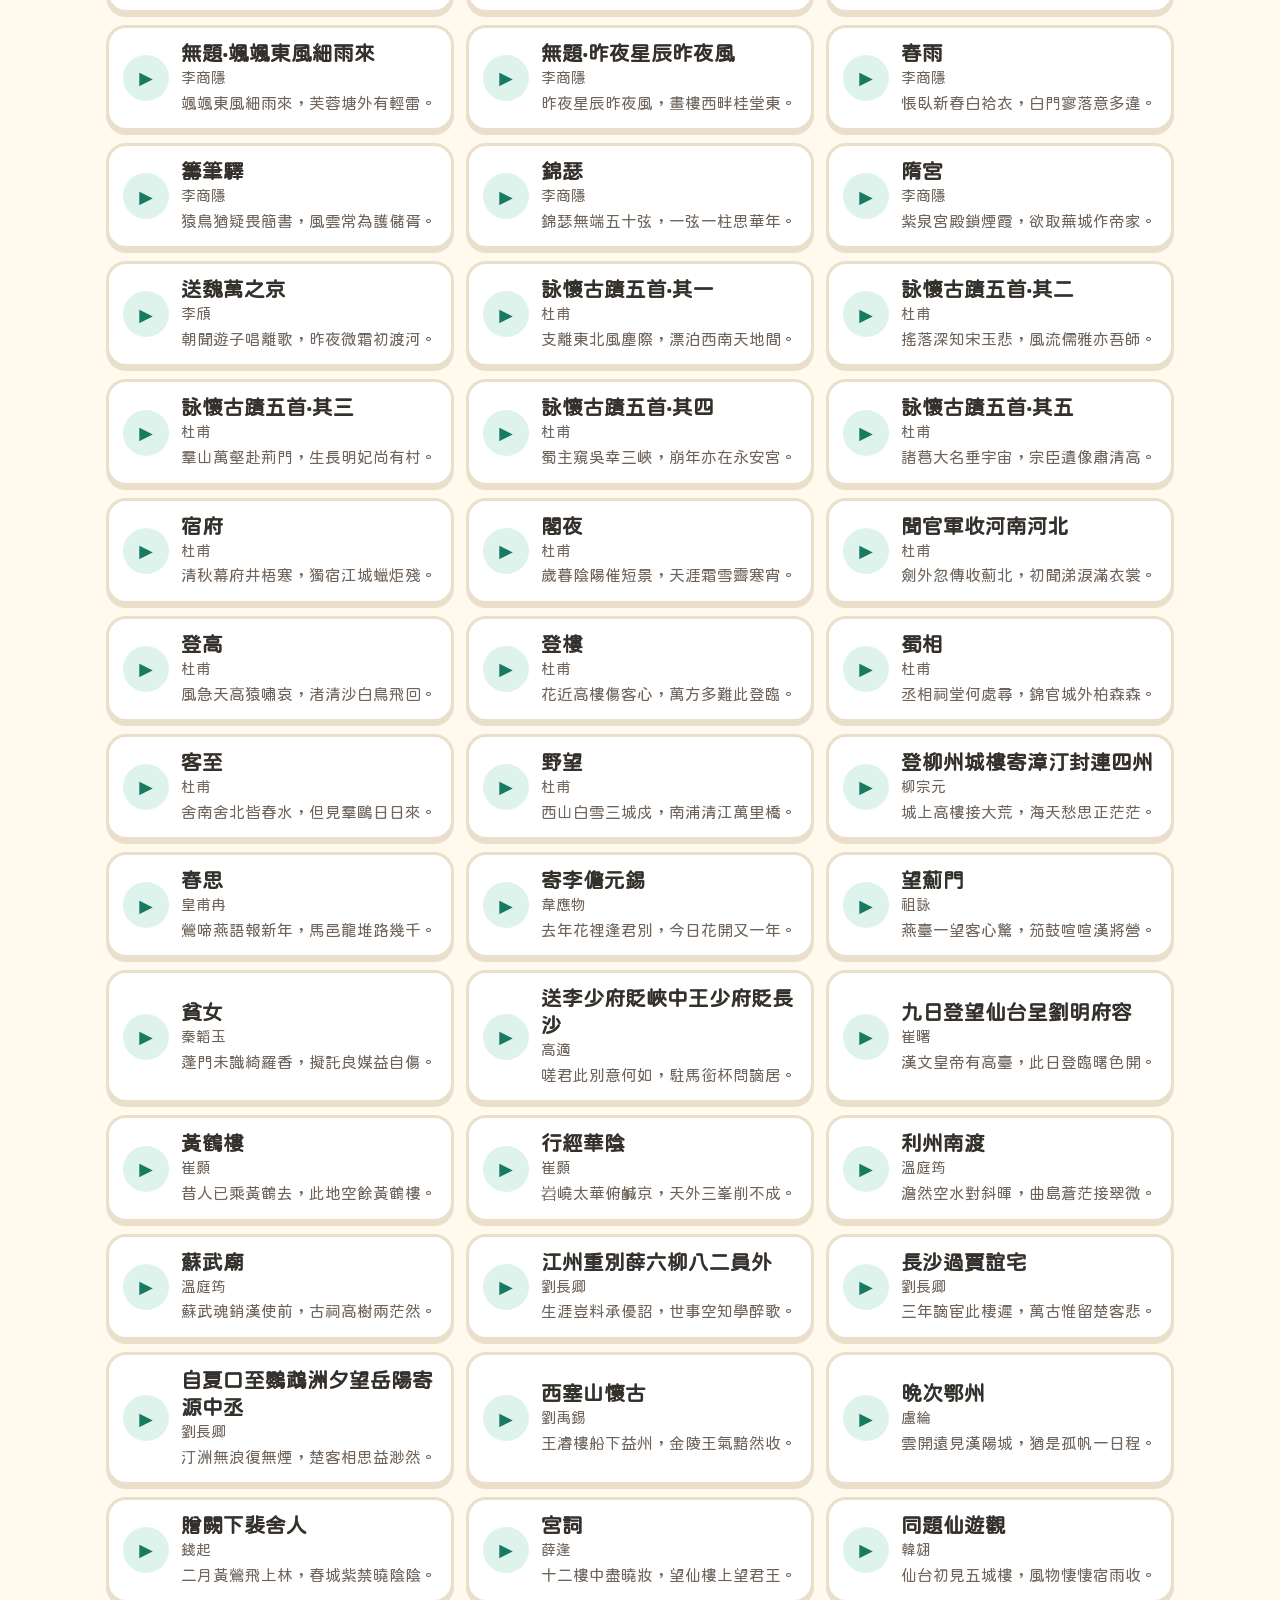
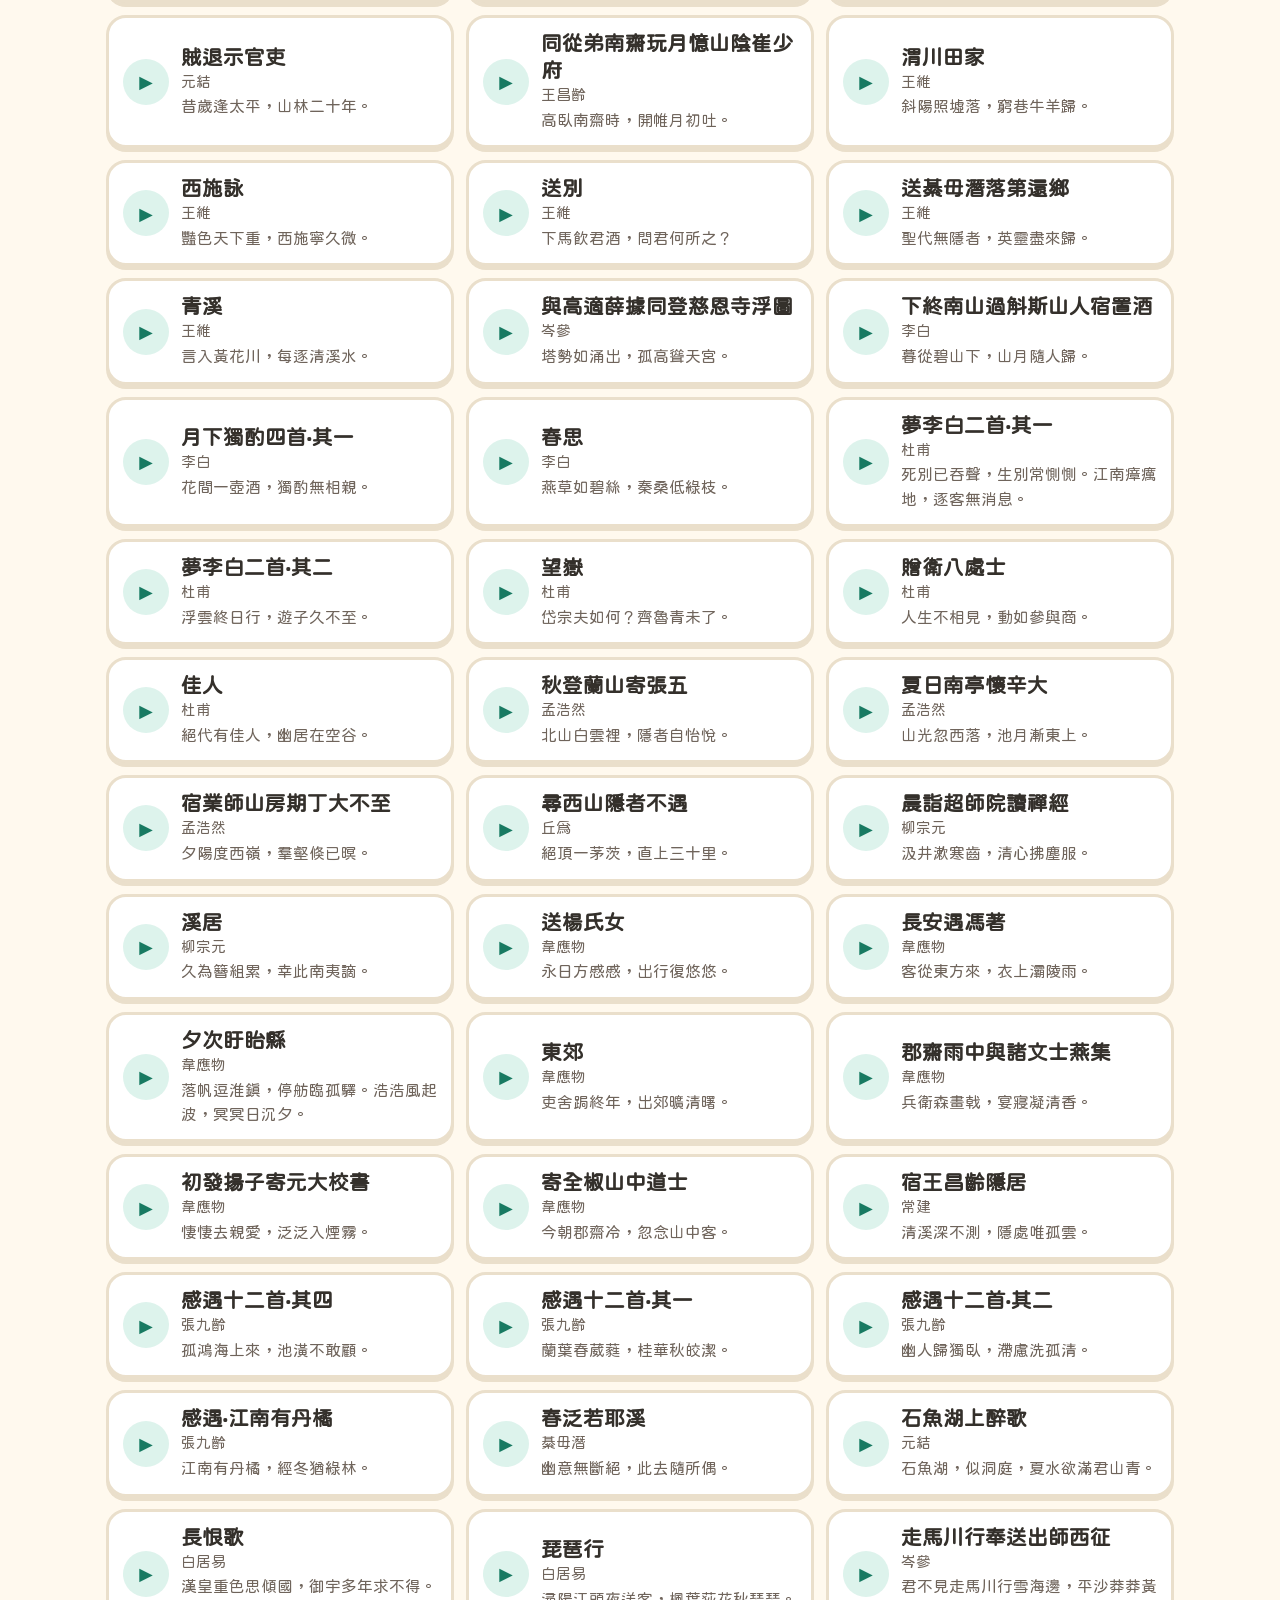
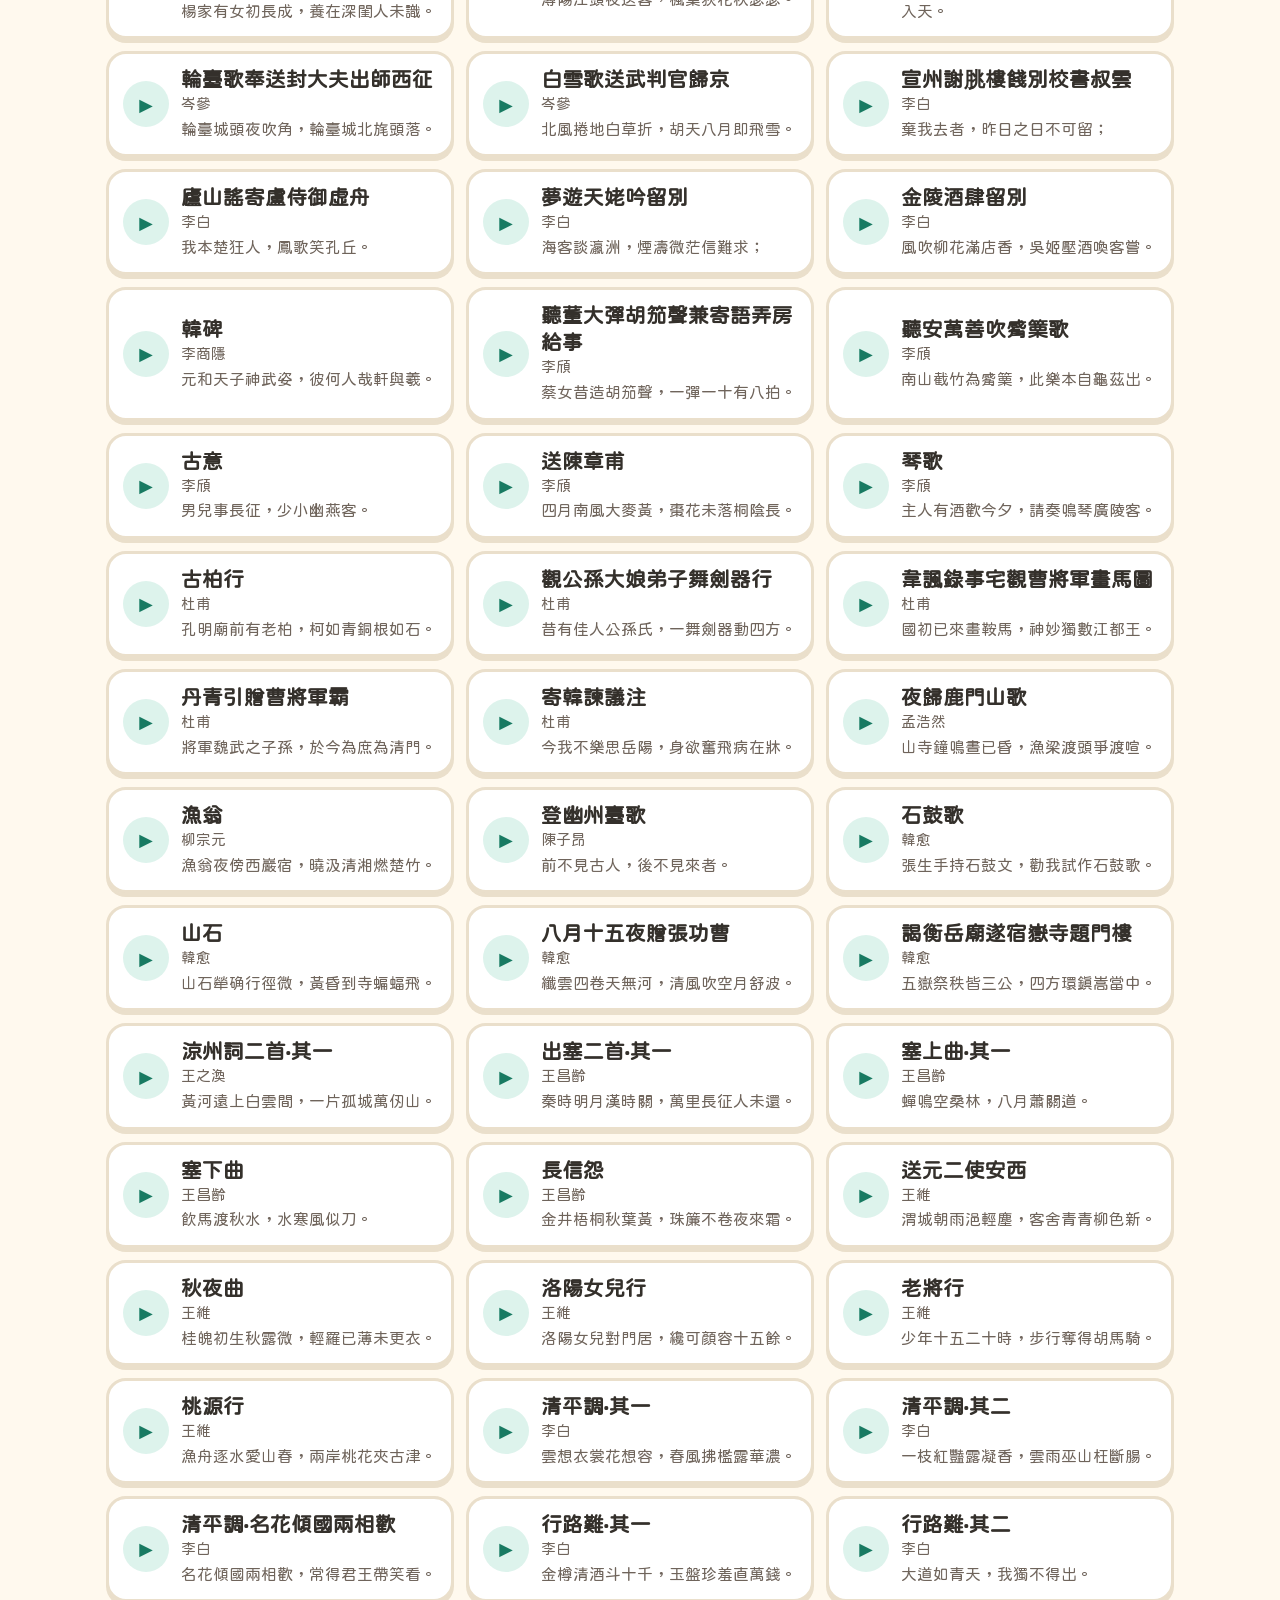
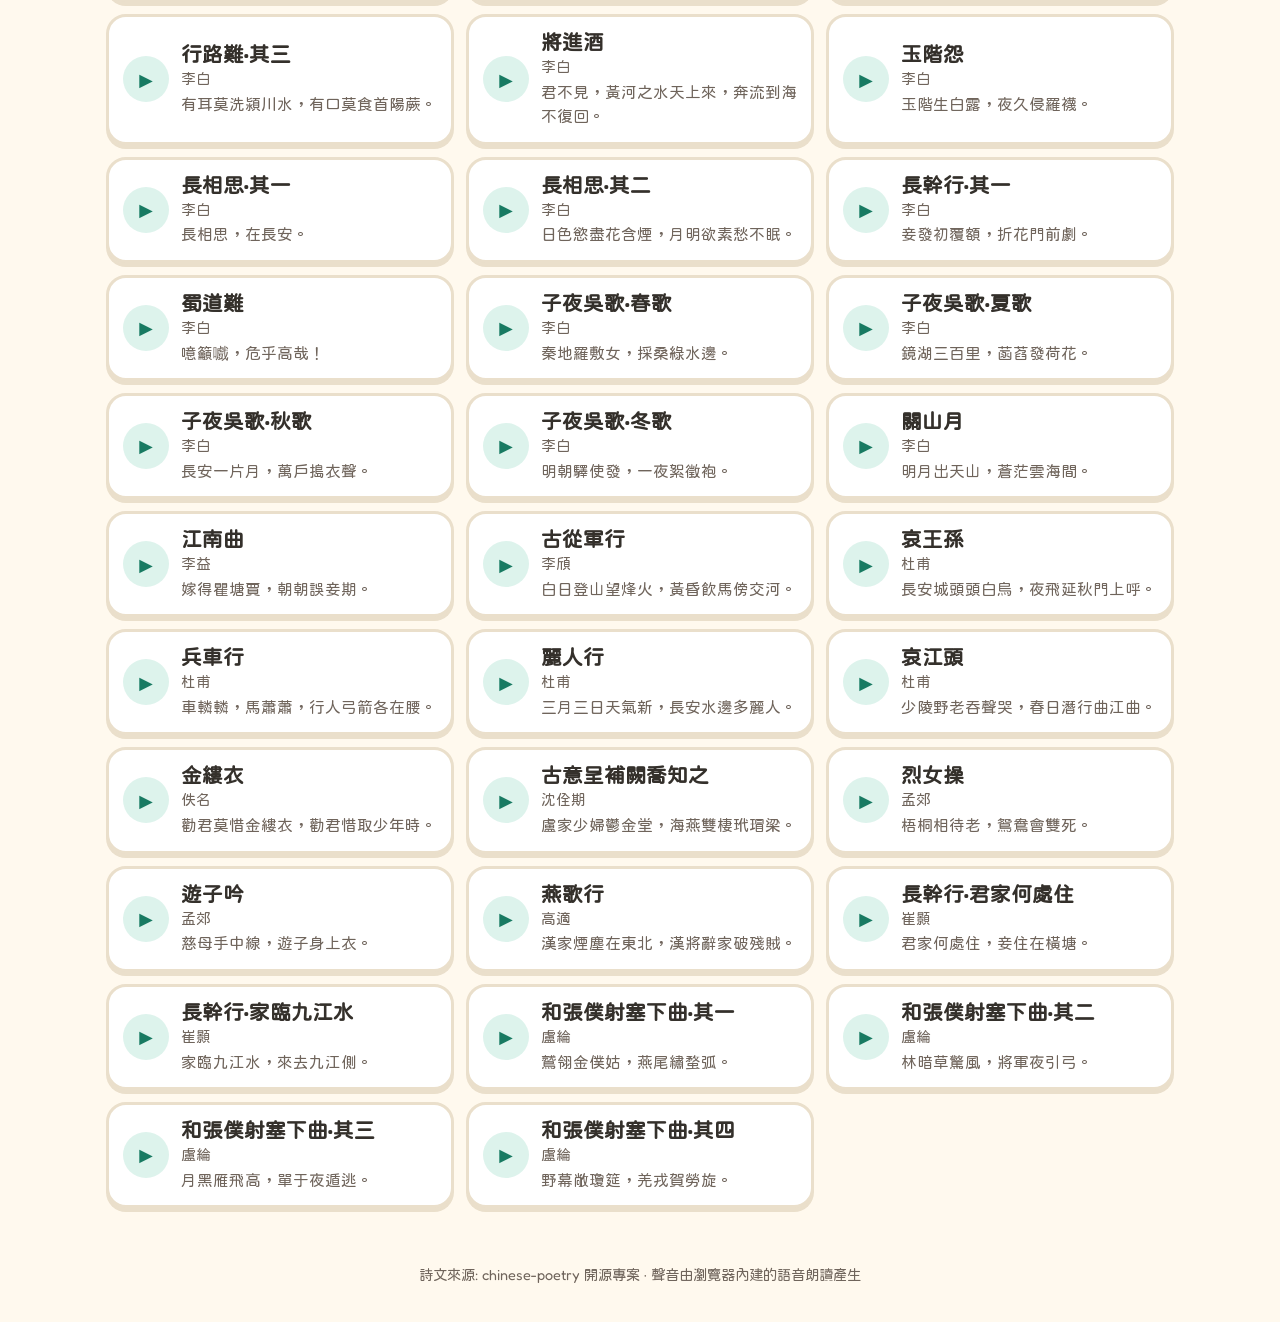
<file: kids-learn/poems.html>
<!DOCTYPE html>
<html lang="zh-Hant">
<head>
  <meta charset="UTF-8">
  <meta name="viewport" content="width=device-width, initial-scale=1">
  <title>唐詩三百首 | 小小學習樂園</title>
  <meta name="description" content="點一首唐詩就會唸給你聽, 並記錄最常播放的前 10 名。">
  <link rel="icon" href="data:image/svg+xml,%3Csvg xmlns='http://www.w3.org/2000/svg' viewBox='0 0 100 100'%3E%3Ctext y='.9em' font-size='90'%3E📜%3C/text%3E%3C/svg%3E">
  <link rel="preconnect" href="https://fonts.googleapis.com">
  <link rel="preconnect" href="https://fonts.gstatic.com" crossorigin>
  <link href="https://fonts.googleapis.com/css2?family=Fredoka:wght@400;600;700&family=Huninn&family=LXGW+WenKai+TC:wght@400&display=swap" rel="stylesheet">
  <link rel="stylesheet" href="css/style.css">
</head>
<body class="theme-poems">
<header id="site-header" data-active="poems"></header>

<main>
  <section class="hero">
    <h1>唐詩三百首</h1>
    <p>點一首詩, 就會唸給你聽 🎧</p>
  </section>

  <section class="panel top10" aria-labelledby="top10-title">
    <h2 id="top10-title">🏆 最常播放 Top 10</h2>
    <ol id="top10" class="top10-list"></ol>
    <p id="top10-empty" class="top10-empty" hidden>還沒有播放紀錄喔! 點一首詩聽聽看, 常聽的詩會自動排進來, 下次一點就能再聽。</p>
    <button id="reset-plays" class="link-btn" type="button" hidden>清除排行紀錄</button>
  </section>

  <section class="toolbar" aria-label="找詩">
    <label class="search">
      <span class="sr-only">搜尋詩名、詩人或詩句</span>
      <input id="q" type="search" placeholder="🔍 找詩名、詩人或詩句 (例如: 李白、月)" autocomplete="off">
    </label>
    <div id="type-chips" class="chips" role="group" aria-label="詩的種類"></div>
    <p id="type-hint" class="type-hint"></p>
    <div class="speed" role="group" aria-label="朗讀速度">
      <span class="label">朗讀速度:</span>
      <button class="chip" type="button" data-rate="0.6" aria-pressed="false">🐢 很慢</button>
      <button class="chip" type="button" data-rate="0.8" aria-pressed="true">🐰 慢慢唸</button>
      <button class="chip" type="button" data-rate="1" aria-pressed="false">🐆 正常</button>
    </div>
    <details class="parent-box">
      <summary>🔊 聲音怪怪的? 換一個聲音</summary>
      <p class="note" style="margin:6px 0 10px">不同手機和電腦內建的語音不一樣, 挑一個聽起來最自然的, 之後都會記住。</p>
      <div class="voice-row">
        <select id="voice-select" aria-label="選擇朗讀的語音"><option value="">自動選擇 (推薦)</option></select>
        <button id="voice-test" class="btn btn-ghost" type="button">🔈 試聽</button>
      </div>
      <p id="voice-tip" class="note" hidden></p>
    </details>
  </section>

  <p id="result-count" class="result-count" aria-live="polite"></p>
  <ul id="poem-list" class="poem-grid"></ul>
  <p id="no-result" class="note" hidden>找不到這首詩, 換個字再找找看。</p>
  <noscript><p class="note">需要開啟 JavaScript 才能使用。</p></noscript>
</main>

<aside id="player" class="player" aria-label="正在播放" hidden>
  <div class="player-head">
    <div id="pl-title" class="player-title"></div>
    <div class="player-btns">
      <button id="pl-toggle" class="btn" type="button"></button>
      <button id="pl-close" class="btn btn-ghost" type="button" aria-label="關閉播放區">✕</button>
    </div>
  </div>
  <div id="pl-lines" class="player-lines"></div>
</aside>

<footer class="footer">詩文來源: chinese-poetry 開源專案 · 聲音由瀏覽器內建的語音朗讀產生</footer>

<script src="data/poems.js"></script>
<script src="js/common.js"></script>
<script src="js/poems.js"></script>
</body>
</html>
</file>
<file: style.css>
:root {
  --bg: #f3f0e6;
  --bg-alt: #e4e2d0;
  --text: #33332a;
  --muted: #6a674f;
  --accent: #55603f;
  --warm: #a65a33;
  --line: #d3d0b8;
  --card: #fbfaf4;
  --pill: #dfe3cd;
  --marker: #e9d3a8;
  --radius: 28px;
}
* { box-sizing: border-box; margin: 0; padding: 0; }
html { scroll-behavior: smooth; scroll-padding-top: 80px; }
body {
  font-family: "Nunito Sans", "Zen Kaku Gothic New", "Noto Sans TC", "Microsoft JhengHei", "PingFang TC", sans-serif;
  font-weight: 500; letter-spacing: .06em;
  color: var(--text); line-height: 1.9;
  background-color: var(--bg);
  background-image: radial-gradient(var(--line) 1.2px, transparent 1.2px);
  background-size: 28px 28px;
}
img { max-width: 100%; display: block; border-radius: 20px; }
a { color: inherit; }

/* Header */
.site-header {
  position: fixed; top: 0; left: 0; right: 0; z-index: 10; height: 72px;
  display: flex; justify-content: space-between; align-items: center;
  padding: 0 24px; background: rgba(243,240,230,.94); backdrop-filter: blur(6px);
}
.logo { display: flex; align-items: center; gap: 10px; font-size: 1.15rem; letter-spacing: .08em; text-decoration: none; font-weight: 900; color: var(--accent); }
.logo img { height: 48px; width: 48px; border-radius: 0; }
.footer-logo { height: 72px; width: 72px; margin: 0 auto 12px; border-radius: 0; }
.nav { display: flex; gap: 24px; align-items: center; }
.nav a { text-decoration: none; font-size: .92rem; font-weight: 700; color: var(--text); }
.nav a:hover { color: var(--accent); }
.nav-cta { color: #fff !important; background: var(--accent); padding: 8px 22px; border-radius: 999px; }
.menu-btn {
  display: none; width: 48px; height: 48px; border-radius: 50%; border: 0;
  background: var(--accent); color: #fff; font-size: 1.4rem; cursor: pointer;
}

/* Hero */
.hero {
  margin: 88px 16px 0; border: 2px solid var(--accent); border-radius: 36px;
  min-height: calc(100vh - 104px); background-size: cover; background-position: right center;
  background-color: var(--card);
  background-image: linear-gradient(90deg, rgba(251,250,244,.96) 18%, rgba(251,250,244,.6) 40%, rgba(251,250,244,0) 58%), url('images/hero.jpg');
  display: flex; align-items: center; padding: 48px 6vw;
}
.eyebrow { letter-spacing: .3em; font-size: .8rem; font-weight: 900; color: var(--warm); }
.hero h1 { font-size: clamp(2.2rem, 6vw, 3.8rem); line-height: 1.5; margin: 12px 0 16px; font-weight: 900; color: var(--accent); }
.hero h1 span { background: linear-gradient(transparent 62%, var(--marker) 62%); }
.lead { margin-bottom: 32px; max-width: 28em; }
.btn {
  display: inline-block; padding: 14px 40px; background: var(--accent); color: #fff;
  border: 2px solid var(--accent); border-radius: 999px; font-weight: 700;
  text-decoration: none; letter-spacing: .12em; transition: background .2s, color .2s;
}
.btn:hover { background: transparent; color: var(--accent); }

/* Sections */
.section { padding: 96px 8vw; }
.section.alt {
  background: var(--bg-alt); border-radius: 48px; margin: 0 16px;
  padding-left: calc(8vw - 16px); padding-right: calc(8vw - 16px);
}
.section h2 {
  display: inline-block; font-size: 1.15rem; font-weight: 900; letter-spacing: .15em;
  background: var(--pill); color: var(--accent); padding: 6px 24px; border-radius: 999px; margin-bottom: 12px;
}
.sub { margin-bottom: 40px; font-size: .95rem; color: var(--muted); }

.gallery { column-count: 3; column-gap: 16px; }
.gallery img { width: 100%; height: auto; cursor: zoom-in; transition: transform .3s; }
.gallery img:hover { transform: scale(1.02); }
.gallery figure { overflow: hidden; break-inside: avoid; margin-bottom: 20px; }
.gallery figcaption { padding-top: 8px; font-size: .9rem; }
.gallery figcaption small { display: block; color: var(--muted); font-size: .8rem; }

#trends h3 { font-size: 1.1rem; font-weight: 500; letter-spacing: .1em; margin: 32px 0 16px; color: var(--accent); }
.trend-grid { display: grid; grid-template-columns: repeat(4, 1fr); gap: 16px; }
.trend-grid article { background: var(--card); border: 2px solid var(--accent); border-radius: var(--radius); padding: 12px 0 20px; }
.trend-grid article img { width: calc(100% - 24px); margin: 0 12px 16px; aspect-ratio: 1; object-fit: cover; }
.trend-grid article h4, .trend-grid article p { padding: 0 20px; }
.trend-grid h4 { font-weight: 500; margin-bottom: 8px; }
.trend-grid p { font-size: .92rem; color: var(--muted); }
.swatches { display: grid; grid-template-columns: repeat(6, 1fr); gap: 16px; }
.swatches figure { text-align: center; }
.swatches span { display: block; aspect-ratio: 1; border-radius: 50%; margin-bottom: 8px; box-shadow: inset 0 -8px 16px rgba(0,0,0,.15); }
.swatches figcaption { font-size: .85rem; color: var(--muted); }
.note { margin-top: 32px; font-size: .85rem; color: var(--muted); }

.btn-ghost { background: transparent; color: var(--accent); }
.btn-ghost:hover { background: var(--accent); color: #fff; }

.tryon { display: grid; grid-template-columns: 1fr 1fr; gap: 32px; align-items: start; }
.tryon-stage {
  position: relative; min-height: 340px; background: var(--card); border: 2px solid var(--accent);
  border-radius: var(--radius); padding: 14px; display: flex; flex-direction: column; align-items: center; justify-content: center;
}
.tryon-stage canvas { display: block; max-width: 100%; max-height: 560px; width: auto; height: auto; border-radius: 18px; touch-action: pan-y; cursor: pointer; }
.tryon-empty { text-align: center; color: var(--muted); padding: 48px 16px; }
.tryon-status { margin-top: 12px; font-size: .9rem; color: var(--muted); text-align: center; min-height: 1.5em; }
.tryon-status.loading::before { content: ""; display: inline-block; width: 14px; height: 14px; margin-right: 8px; vertical-align: -2px; border: 2px solid var(--line); border-top-color: var(--accent); border-radius: 50%; animation: spin .8s linear infinite; }
@keyframes spin { to { transform: rotate(360deg); } }
.tryon-actions { display: flex; gap: 12px; flex-wrap: wrap; margin-bottom: 24px; }
.tryon-controls h3 { font-size: 1rem; font-weight: 900; color: var(--accent); margin-bottom: 12px; }
.swatch-row { display: grid; grid-template-columns: repeat(5, 1fr); gap: 12px; margin-bottom: 20px; }
.swatch-btn { border: 0; background: none; cursor: pointer; text-align: center; font: inherit; font-size: .72rem; color: var(--muted); letter-spacing: 0; }
.swatch-btn::before { content: ""; display: block; width: 100%; max-width: 52px; aspect-ratio: 1; margin: 0 auto 6px; border-radius: 50%; background: var(--c); box-shadow: inset 0 -6px 12px rgba(0,0,0,.18); outline: 3px solid transparent; outline-offset: 3px; }
.swatch-btn[aria-pressed="true"]::before { outline-color: var(--accent); }
.swatch-btn:focus-visible::before { outline-color: var(--warm); }
.tryon-analyze-row { display: flex; align-items: center; gap: 12px; flex-wrap: wrap; margin-bottom: 16px; }
.tryon-analyze-row small { color: var(--muted); }
.tryon-analysis { background: var(--card); border: 2px solid var(--accent); border-radius: 20px; padding: 18px 20px; margin-bottom: 20px; }
.tryon-analysis h3 { margin-top: 0; }
.tryon-analysis .an-line { margin-top: 8px; }
.tryon-analysis .an-line small { color: var(--muted); font-weight: 500; }
.tryon-analysis .an-tip { font-size: .9rem; color: var(--muted); margin: 4px 0 10px; }
.tryon-analysis .an-tip a { color: var(--warm); font-weight: 700; }
.tryon-analysis .swatch-row { margin-top: 10px; margin-bottom: 8px; }
.tryon-row { display: flex; align-items: center; gap: 12px; margin-bottom: 16px; font-weight: 700; }
.tryon-row input[type="range"] { flex: 1; accent-color: var(--accent); }
.tryon-row input[type="color"] { width: 48px; height: 36px; border: 2px solid var(--accent); border-radius: 10px; background: none; padding: 2px; cursor: pointer; }
.tryon-row output { min-width: 3em; font-variant-numeric: tabular-nums; }

.booking { display: grid; grid-template-columns: 1.1fr 1fr; gap: 32px; align-items: start; }
.bk-form h3, .bk-summary h3 { font-size: 1rem; font-weight: 900; color: var(--accent); margin: 24px 0 10px; }
.bk-form h3:first-child, .bk-summary h3:first-child { margin-top: 0; }
.bk-group { background: var(--card); border: 2px solid var(--accent); border-radius: 20px; margin-bottom: 10px; padding: 0 18px; }
.bk-group summary { cursor: pointer; list-style: none; padding: 12px 0; display: flex; align-items: baseline; gap: 10px; }
.bk-group summary::-webkit-details-marker { display: none; }
.bk-group summary b { font-size: 1.4rem; color: var(--accent); }
.bk-group summary small { font-size: .75rem; letter-spacing: .15em; color: var(--muted); }
.bk-group summary em { margin-left: auto; font-style: normal; font-size: .8rem; font-weight: 700; color: var(--warm); }
.bk-group summary::after { content: "＋"; color: var(--accent); font-weight: 900; }
.bk-group[open] summary::after { content: "－"; }
.bk-group[open] { padding-bottom: 10px; }
.bk-item { display: flex; align-items: center; gap: 10px; padding: 8px 0; border-top: 1px solid var(--line); cursor: pointer; }
.bk-item input { width: 20px; height: 20px; accent-color: var(--accent); flex: none; }
.bk-len { display: flex; flex-wrap: wrap; gap: 8px; }
.bk-len label { cursor: pointer; }
.bk-len input { position: absolute; opacity: 0; pointer-events: none; }
.bk-len span { display: inline-block; padding: 8px 20px; border: 2px solid var(--accent); border-radius: 999px; font-weight: 700; color: var(--accent); background: var(--card); }
.bk-len input:checked + span { background: var(--accent); color: #fff; }
.bk-len input:focus-visible + span { outline: 3px solid var(--warm); outline-offset: 2px; }
.bk-help, .bk-small { font-size: .82rem; color: var(--muted); margin-top: 8px; }
.bk-fields { display: grid; grid-template-columns: 1fr 1fr; gap: 12px; }
.bk-fields label { display: flex; flex-direction: column; gap: 4px; font-size: .9rem; font-weight: 700; }
.bk-fields .bk-wide { grid-column: 1 / -1; }
.bk-fields input, .bk-fields select, .bk-fields textarea, .bk-summary textarea {
  font: inherit; letter-spacing: .03em; padding: 10px 14px; border: 2px solid var(--accent); border-radius: 14px; background: var(--card); color: var(--text);
}
.bk-summary { position: sticky; top: 88px; background: var(--card); border: 2px solid var(--accent); border-radius: var(--radius); padding: 24px; }
.bk-lines { list-style: none; }
.bk-lines li { display: flex; justify-content: space-between; gap: 12px; padding: 8px 0; border-bottom: 1px solid var(--line); font-size: .92rem; }
.bk-lines li span:last-child { font-weight: 700; color: var(--warm); white-space: nowrap; }
.bk-empty { color: var(--muted); font-size: .9rem; }
.bk-total-row { display: flex; justify-content: space-between; align-items: baseline; margin-top: 12px; font-weight: 700; }
.bk-total-row strong { font-size: 1.5rem; color: var(--warm); }
.bk-summary textarea { width: 100%; resize: vertical; font-size: .88rem; line-height: 1.7; }
.bk-actions { display: flex; flex-wrap: wrap; gap: 10px; margin-top: 12px; }
.btn[aria-disabled="true"], .btn:disabled { opacity: .45; cursor: not-allowed; pointer-events: none; }

.menu { display: grid; grid-template-columns: repeat(2, 1fr); gap: 24px; align-items: start; }
.cat { background: var(--card); border: 2px solid var(--accent); border-radius: var(--radius); padding: 28px; }
.cat h3 { display: flex; align-items: baseline; gap: 12px; margin-bottom: 8px; }
.cat h3 b { font-size: 2rem; font-weight: 600; color: var(--accent); }
.cat h3 small { font-size: .8rem; letter-spacing: .2em; color: var(--muted); }
.price-list { list-style: none; }
.price-list li { display: flex; justify-content: space-between; gap: 16px; padding: 10px 0; border-bottom: 1px solid var(--line); }
.price-list .p { text-align: right; white-space: nowrap; font-variant-numeric: tabular-nums; font-weight: 700; color: var(--warm); }
.price-list .p i { font-style: normal; font-size: .75rem; color: var(--muted); margin: 0 2px 0 6px; }
.price-list.stacked li { flex-direction: column; gap: 2px; }
.price-list.stacked .p { text-align: left; white-space: normal; }
.tip { margin-top: 12px; font-size: .85rem; color: var(--muted); }
.perks { list-style: none; display: flex; justify-content: center; gap: 48px; margin-top: 40px; font-size: 1.1rem; font-weight: 700; color: var(--warm); }

.about { display: grid; grid-template-columns: 1fr 1.2fr; gap: 56px; align-items: center; }
.about.reverse { grid-template-columns: 1.2fr 1fr; }
.about img { width: 100%; aspect-ratio: 4/5; object-fit: cover; }
.about p { margin: 16px 0; }
.facts { list-style: none; color: var(--muted); font-size: .95rem; }

.reviews { display: grid; grid-template-columns: repeat(3, 1fr); gap: 24px; margin-top: 32px; }
blockquote { background: var(--card); padding: 28px; border: 2px solid var(--accent); border-radius: var(--radius); }
cite { display: block; margin-top: 12px; color: var(--muted); font-style: normal; font-size: .9rem; }

.contact { text-align: center; }
.contact h2 { display: block; width: fit-content; margin: 0 auto 28px; }
.reserve { margin-top: 24px; padding: 10px 24px; display: inline-block; background: var(--pill); border-radius: 999px; font-size: .95rem; }
.info { list-style: none; margin-top: 24px; color: var(--muted); }
.map { display: block; width: 100%; max-width: 760px; height: 320px; margin: 32px auto 0; border: 2px solid var(--accent); border-radius: var(--radius); }

.credit { font-size: .75rem; margin-bottom: 16px; }
.site-footer { text-align: center; padding: 32px 24px; font-size: .85rem; color: var(--muted); }

/* Lightbox */
.lightbox {
  position: fixed; inset: 0; z-index: 20; background: rgba(0,0,0,.88);
  display: flex; align-items: center; justify-content: center; cursor: zoom-out;
}
.lightbox[hidden] { display: none; }
.lightbox img { max-height: 90vh; max-width: 90vw; }

/* Mobile */
@media (max-width: 760px) {
  .menu-btn { display: block; }
  .nav {
    position: absolute; top: 76px; left: 16px; right: 16px; flex-direction: column; gap: 0;
    background: var(--card); border: 2px solid var(--accent); border-radius: 24px; display: none; overflow: hidden;
  }
  .nav.open { display: flex; }
  .nav a { padding: 16px 24px; width: 100%; }
  .nav-cta { text-align: center; border-radius: 0; }
  .hero {
    margin: 80px 12px 0; border-radius: 28px; align-items: flex-start; background-position: 60% center;
    background-size: cover;
    background-image: linear-gradient(180deg, rgba(251,250,244,.97) 30%, rgba(251,250,244,.7) 46%, rgba(251,250,244,0) 62%), url('images/hero.jpg');
  }
  .section { padding: 64px 6vw; }
  .section.alt { margin: 0 12px; border-radius: 32px; padding-left: 5vw; padding-right: 5vw; }
  .gallery { column-count: 2; column-gap: 10px; }
  .about, .about.reverse, .reviews { grid-template-columns: 1fr; }
  .trend-grid { grid-template-columns: repeat(2, 1fr); }
  .menu { grid-template-columns: 1fr; }
  .tryon { grid-template-columns: 1fr; }
  .booking { grid-template-columns: 1fr; }
  .bk-summary { position: static; }
  .bk-fields { grid-template-columns: 1fr; }
  .swatch-row { grid-template-columns: repeat(5, 1fr); gap: 8px; }
  .price-list li { flex-direction: column; gap: 2px; }
  .price-list .p { text-align: left; white-space: normal; }
  .perks { flex-direction: column; align-items: center; gap: 8px; }
  .swatches { grid-template-columns: repeat(3, 1fr); }
}
</file>
<file: kids-learn/css/style.css>
/* 小小學習樂園 — 共用樣式 */
:root {
  --bg: #fff9ee;
  --card: #ffffff;
  --ink: #34302b;
  --muted: #6f645b;
  --line: #eadfcb;
  --seal: #d43f2f;

  --poem: #187a62;
  --poem-soft: #ddf3ec;
  --abc: #2563c9;
  --abc-soft: #e3eeff;
  --num: #b85400;
  --num-soft: #ffeacc;

  --accent: var(--poem);
  --accent-soft: var(--poem-soft);

  --radius: 20px;
  --font-ui: 'Fredoka', 'Huninn', 'Noto Sans TC', 'PingFang TC', 'Microsoft JhengHei', system-ui, sans-serif;
  --font-kai: 'LXGW WenKai TC', 'BiauKai', 'DFKai-SB', 'Kaiti TC', 'KaiTi', serif;
}
.theme-abc { --accent: var(--abc); --accent-soft: var(--abc-soft); }
.theme-numbers { --accent: var(--num); --accent-soft: var(--num-soft); }

*, *::before, *::after { box-sizing: border-box; }
html { -webkit-text-size-adjust: 100%; }
body {
  margin: 0;
  background: var(--bg);
  color: var(--ink);
  font-family: var(--font-ui);
  font-size: 1.05rem;
  line-height: 1.55;
  -webkit-tap-highlight-color: transparent;
}
h1, h2, h3, p { margin: 0; }
button, input { font: inherit; color: inherit; }
button { cursor: pointer; }
ul, ol { margin: 0; padding: 0; list-style: none; }
a { color: inherit; }
:focus-visible { outline: 4px solid var(--accent); outline-offset: 3px; }
.sr-only { position: absolute; width: 1px; height: 1px; overflow: hidden; clip: rect(0 0 0 0); white-space: nowrap; }
[hidden] { display: none !important; }

main { max-width: 1100px; margin: 0 auto; padding: 0 16px 56px; }
section { margin-top: 28px; }
h2 { font-size: 1.5rem; margin-bottom: 12px; }
.note { color: var(--muted); font-size: .95rem; margin-top: 10px; }

/* ---------- 頁首 ---------- */
.site-header {
  position: sticky; top: 0; z-index: 20;
  display: flex; flex-wrap: wrap; align-items: center; justify-content: space-between; gap: 6px 16px;
  padding: 10px 16px;
  background: rgba(255, 249, 238, .94);
  backdrop-filter: blur(8px);
  border-bottom: 3px solid var(--line);
}
.brand { font-size: 1.3rem; font-weight: 700; text-decoration: none; }
.site-header nav { display: flex; gap: 8px; }
.site-header nav a {
  display: inline-flex; align-items: center; gap: 4px;
  min-height: 44px; padding: 0 16px;
  border-radius: 999px; border: 3px solid var(--line); background: #fff;
  text-decoration: none; font-weight: 600;
}
.site-header nav a[aria-current='page'] { background: var(--accent); border-color: var(--accent); color: #fff; }
.site-header nav a:not([aria-current='page']):hover { border-color: var(--accent); }

/* ---------- 標題區 ---------- */
.hero { text-align: center; padding: 28px 0 4px; margin-top: 0; }
.hero h1 { font-size: clamp(2rem, 7vw, 3.2rem); line-height: 1.2; color: var(--accent); }
.hero p { margin-top: 8px; font-size: 1.15rem; color: var(--muted); }
.voice-warning { max-width: 640px; margin: 16px auto 0; padding: 10px 16px; text-align: left; font-size: .95rem; background: #fff3cd; border: 3px solid #e8b923; border-radius: 16px; }
.page-nav { display: flex; flex-wrap: wrap; justify-content: center; gap: 8px; margin-top: 16px; }

/* ---------- 按鈕 ---------- */
.btn {
  display: inline-flex; align-items: center; justify-content: center; gap: 6px;
  min-height: 48px; padding: 0 20px;
  border: 3px solid var(--accent); border-radius: 999px;
  background: var(--accent); color: #fff; font-weight: 700;
  box-shadow: 0 4px 0 rgba(0, 0, 0, .18);
  text-decoration: none;
  transition: transform .08s, box-shadow .08s;
}
.btn:active { transform: translateY(3px); box-shadow: 0 1px 0 rgba(0, 0, 0, .18); }
.btn-ghost { background: #fff; color: var(--accent); }
.btn-big { min-height: 60px; padding: 0 32px; font-size: 1.3rem; }
.chip {
  display: inline-flex; align-items: center; justify-content: center; text-decoration: none;
  min-height: 44px; padding: 0 16px;
  border: 3px solid var(--line); border-radius: 999px; background: #fff; font-weight: 600;
}
.chip:hover { border-color: var(--accent); }
.chip[aria-pressed='true'] { background: var(--accent); border-color: var(--accent); color: #fff; }
.link-btn { background: none; border: 0; color: var(--muted); text-decoration: underline; padding: 8px 4px; font-size: .95rem; }

.panel { background: #fff; border: 3px solid var(--line); border-radius: var(--radius); padding: 18px; }

/* ---------- 首頁 ---------- */
.home-grid { display: grid; gap: 18px; grid-template-columns: repeat(auto-fit, minmax(250px, 1fr)); margin-top: 28px; }
.home-card {
  --c: var(--poem); --c-soft: var(--poem-soft);
  display: flex; flex-direction: column; align-items: center; gap: 6px; text-align: center;
  padding: 28px 18px 24px; text-decoration: none;
  background: var(--c-soft); border: 4px solid var(--c); border-radius: 28px;
  box-shadow: 0 7px 0 var(--c);
  transition: transform .1s, box-shadow .1s;
}
.home-card:hover { transform: translateY(-3px); }
.home-card:active { transform: translateY(5px); box-shadow: 0 2px 0 var(--c); }
.home-card.abc { --c: var(--abc); --c-soft: var(--abc-soft); }
.home-card.numbers { --c: var(--num); --c-soft: var(--num-soft); }
.home-card .icon { font-size: 4rem; line-height: 1.1; }
.home-card h2 { margin: 0; color: var(--c); font-size: 1.9rem; }
.home-card p { color: var(--ink); }

/* ---------- 唐詩 ---------- */
.top10 h2 { display: flex; align-items: center; gap: 8px; }
.top10-list { display: grid; gap: 10px; grid-template-columns: repeat(auto-fill, minmax(270px, 1fr)); }
.top-item {
  display: grid; grid-template-columns: 44px 1fr auto; align-items: center; gap: 10px;
  width: 100%; min-height: 64px; padding: 8px 14px 8px 10px; text-align: left;
  background: var(--accent-soft); border: 3px solid transparent; border-radius: 16px;
}
.top-item:hover { border-color: var(--accent); }
.top-item.is-playing { border-color: var(--accent); background: #fff; }
.rank {
  display: grid; place-items: center; width: 38px; height: 38px; border-radius: 50%;
  background: var(--seal); color: #fff; font-weight: 700; font-size: 1.1rem;
}
.rank.medal { background: none; font-size: 1.9rem; }
.top-item .t { font-weight: 700; font-size: 1.2rem; line-height: 1.3; }
.top-item .a { display: block; font-size: .9rem; color: var(--muted); }
.top-item .n { font-size: .9rem; color: var(--accent); font-weight: 700; white-space: nowrap; }
.top10-empty { padding: 12px 4px; color: var(--muted); }

.toolbar { display: grid; gap: 12px; grid-template-columns: minmax(0, 1fr); } /* minmax(0,…) 才不會被下拉選單裡最長的選項撐寬 */
.search input {
  width: 100%; min-height: 52px; padding: 0 18px;
  border: 3px solid var(--line); border-radius: 999px; background: #fff; font-size: 1.1rem;
}
.search input:focus { border-color: var(--accent); outline: none; }
.chips { display: flex; flex-wrap: wrap; gap: 8px; }
.speed { display: flex; align-items: center; gap: 8px; flex-wrap: wrap; }
.speed .label { font-weight: 700; }
.type-hint { color: var(--muted); min-height: 1.6em; }
.result-count { margin: 18px 0 10px; color: var(--muted); }

.poem-grid { display: grid; gap: 12px; grid-template-columns: repeat(auto-fill, minmax(260px, 1fr)); }
.poem-card {
  display: grid; grid-template-columns: 46px 1fr; align-items: center; gap: 12px;
  width: 100%; height: 100%; min-height: 92px; padding: 12px 14px; text-align: left;
  background: #fff; border: 3px solid var(--line); border-radius: var(--radius);
  box-shadow: 0 4px 0 var(--line);
  transition: transform .08s, box-shadow .08s, border-color .08s;
}
.poem-card:hover { border-color: var(--accent); }
.poem-card:active { transform: translateY(3px); box-shadow: 0 1px 0 var(--line); }
.poem-card .go {
  display: grid; place-items: center; width: 46px; height: 46px; border-radius: 50%;
  background: var(--accent-soft); color: var(--accent); font-size: 1.1rem;
}
.poem-card .t { font-weight: 700; font-size: 1.3rem; line-height: 1.3; overflow-wrap: anywhere; display: -webkit-box; -webkit-line-clamp: 2; -webkit-box-orient: vertical; overflow: hidden; }
.poem-card .a { display: block; font-size: .92rem; color: var(--muted); }
.poem-card .first { display: block; font-size: .98rem; color: var(--muted); margin-top: 2px; }
.poem-card.is-playing, .top-item.is-playing { border-color: var(--accent); }
.poem-card.is-playing .go { background: var(--accent); color: #fff; }

.player {
  position: fixed; left: 0; right: 0; bottom: 0; z-index: 30;
  max-width: 900px; max-height: 46vh; margin: 0 auto;
  display: flex; flex-direction: column;
  background: #fff; border: 4px solid var(--accent); border-bottom: 0; border-radius: 26px 26px 0 0;
  box-shadow: 0 -8px 24px rgba(0, 0, 0, .12);
}
.player-head { display: flex; flex-wrap: wrap; align-items: center; justify-content: space-between; gap: 8px 12px; padding: 12px 18px 8px; }
.player-title { font-family: var(--font-kai); font-size: 1.35rem; font-weight: 700; line-height: 1.3; }
.player-title small { font-size: 1rem; font-weight: 400; color: var(--muted); margin-left: 8px; }
.player-btns { display: flex; gap: 8px; }
.player-btns .btn { min-height: 44px; padding: 0 16px; }
.player-lines { position: relative; overflow-y: auto; padding: 4px 18px 16px; font-family: var(--font-kai); font-size: clamp(1.25rem, 4.5vw, 1.7rem); line-height: 1.7; text-align: center; scroll-behavior: smooth; }
.player-lines p { padding: 2px 10px; border-radius: 12px; transition: background .15s; }
.player-lines p.is-reading { background: var(--accent-soft); color: var(--accent); font-weight: 700; }

/* ---------- ABC ---------- */
.letter-grid { display: grid; gap: 14px; grid-template-columns: repeat(auto-fill, minmax(140px, 1fr)); }
.letter-card {
  --h: 210;
  display: flex; flex-direction: column; align-items: center; gap: 2px;
  width: 100%; padding: 12px 8px 14px; text-align: center;
  background: hsl(var(--h) 90% 94%); border: 4px solid hsl(var(--h) 65% 68%); border-radius: 24px;
  box-shadow: 0 6px 0 hsl(var(--h) 65% 68%);
  transition: transform .08s, box-shadow .08s;
}
.letter-card:active { transform: translateY(4px); box-shadow: 0 2px 0 hsl(var(--h) 65% 68%); }
/* Andika 是為識字設計的字型: 大寫 I 和小寫 l 看得出差別, a、g 是手寫的單層體 */
.letter-card .lc-letters, .theme-abc .choice, .letter-card .lc-word { font-family: 'Andika', var(--font-ui); }
.letter-card .lc-letters { font-size: 3.4rem; line-height: 1.1; font-weight: 700; color: hsl(var(--h) 65% 34%); }
.letter-card .lc-letters i { font-style: normal; font-size: .8em; margin-left: 2px; opacity: .85; }
.letter-card .lc-pic { font-size: 3.2rem; line-height: 1.2; }
.letter-card .lc-word { font-size: 1.3rem; font-weight: 700; }
.letter-card .lc-word mark { background: none; color: hsl(var(--h) 70% 38%); font-size: 1.2em; }
.letter-card .lc-zh { font-size: .95rem; color: var(--muted); }
.letter-card.is-active { animation: bounce .5s; border-color: hsl(var(--h) 70% 40%); box-shadow: 0 6px 0 hsl(var(--h) 70% 40%); }
.letter-card.is-active .lc-pic { animation: wiggle .5s; }

/* ---------- 123 ---------- */
.lang-switch { display: flex; align-items: center; justify-content: center; gap: 8px; flex-wrap: wrap; margin-top: 16px; }
.lang-switch .label { font-weight: 700; }
.num-grid { display: grid; gap: 14px; grid-template-columns: repeat(auto-fill, minmax(190px, 1fr)); }
.num-card {
  --h: 30;
  display: flex; flex-direction: column; align-items: center; gap: 4px;
  width: 100%; padding: 12px 10px 14px; text-align: center;
  background: hsl(var(--h) 95% 94%); border: 4px solid hsl(var(--h) 75% 66%); border-radius: 24px;
  box-shadow: 0 6px 0 hsl(var(--h) 75% 66%);
  transition: transform .08s, box-shadow .08s;
}
.num-card:active { transform: translateY(4px); box-shadow: 0 2px 0 hsl(var(--h) 75% 66%); }
.num-card .digit { font-size: 4rem; line-height: 1; font-weight: 700; color: hsl(var(--h) 80% 30%); }
/* 每排最多 5 個、不足的置中 (像數學課的「十格框」), 看起來 6~10 就是「5 加幾個」 */
.num-card .objs { display: flex; flex-wrap: wrap; justify-content: center; width: 100%; max-width: 190px; min-height: 2.4rem; font-size: 1.5rem; line-height: 1.25; }
.num-card .obj { flex: 0 0 20%; text-align: center; transition: transform .15s, opacity .15s; }
.num-card.counting .obj { opacity: .18; transform: scale(.8); }
.num-card.counting .obj.on { opacity: 1; transform: scale(1.2); }
.num-card .zh { font-size: 1.7rem; font-weight: 700; line-height: 1.2; }
.num-card .zy { font-size: .9rem; color: var(--muted); letter-spacing: .06em; }
.num-card .en { font-size: 1.25rem; font-weight: 600; }
.num-card .tip { font-size: .9rem; color: var(--muted); line-height: 1.35; }
.num-card.is-active { border-color: hsl(var(--h) 80% 38%); box-shadow: 0 6px 0 hsl(var(--h) 80% 38%); }
.num-grid.small { grid-template-columns: repeat(auto-fill, minmax(130px, 1fr)); }
.num-grid.small .num-card { padding: 10px 6px 12px; gap: 0; }
.num-grid.small .digit { font-size: 2.6rem; }
.num-grid.small .zh { font-size: 1.35rem; }

/* 每個區塊標題旁邊的「從頭唸到尾」按鈕 */
.sec-head { display: flex; flex-wrap: wrap; align-items: center; gap: 8px 14px; margin-bottom: 12px; }
.sec-head h2 { margin: 0; }

/* 連續唸數字的大舞台 */
.seq-controls { display: flex; flex-wrap: wrap; gap: 8px; }
.stage { display: grid; justify-items: center; gap: 2px; margin-top: 14px; padding: 18px 12px 20px; text-align: center; background: var(--accent-soft); border: 4px solid var(--accent); border-radius: 28px; }
.stage-num { font-size: clamp(5rem, 24vw, 9rem); line-height: 1; font-weight: 700; color: var(--accent); }
.stage-zh { font-size: clamp(2rem, 8vw, 3rem); font-weight: 700; line-height: 1.2; }
.stage-zy { color: var(--muted); letter-spacing: .08em; }
.stage-en { font-size: clamp(1.4rem, 5vw, 2rem); font-weight: 600; }
.stage-bar { width: min(100%, 420px); height: 12px; margin-top: 12px; border-radius: 999px; background: #fff; overflow: hidden; }
.stage-bar span { display: block; height: 100%; background: var(--accent); border-radius: 999px; transition: width .3s; }

/* ---------- 影片 ---------- */
.theater { margin-bottom: 16px; text-align: center; }
.theater .frame { width: 100%; max-width: 860px; margin: 0 auto 10px; aspect-ratio: 16 / 9; border-radius: 18px; overflow: hidden; background: #000; border: 4px solid var(--accent); }
.theater iframe { width: 100%; height: 100%; border: 0; display: block; }
.video-grid { display: grid; gap: 14px; grid-template-columns: repeat(auto-fill, minmax(220px, 1fr)); }
.video-item { position: relative; }
.video-card {
  display: flex; flex-direction: column; gap: 2px; width: 100%; height: 100%; padding: 8px 8px 12px; text-align: left;
  background: #fff; border: 3px solid var(--line); border-radius: 18px;
}
.video-card:hover { border-color: var(--accent); }
.thumb { position: relative; display: block; aspect-ratio: 16 / 9; overflow: hidden; border-radius: 12px; background: #d9d2c4; margin-bottom: 6px; }
.thumb img { width: 100%; height: 100%; object-fit: cover; display: block; }
.thumb .play { position: absolute; inset: 0; display: grid; place-items: center; font-size: 1.8rem; color: #fff; background: rgba(0, 0, 0, .22); text-shadow: 0 2px 6px rgba(0, 0, 0, .5); }
.v-title { font-weight: 700; line-height: 1.3; padding: 0 4px; }
.v-by { font-size: .85rem; color: var(--muted); padding: 0 4px; }
.video-remove { position: absolute; top: 12px; right: 12px; width: 36px; height: 36px; border-radius: 50%; border: 2px solid #fff; background: rgba(0, 0, 0, .65); color: #fff; line-height: 1; }
.parent-box { margin-top: 18px; background: #fff; border: 3px dashed var(--line); border-radius: 16px; padding: 10px 16px; }
.parent-box summary { cursor: pointer; font-weight: 700; min-height: 40px; display: flex; align-items: center; }
.add-video { display: grid; gap: 10px; padding: 8px 0 6px; max-width: 520px; }
.add-video label { display: grid; gap: 4px; font-weight: 600; font-size: .95rem; }
.add-video input { min-height: 46px; padding: 0 14px; border: 3px solid var(--line); border-radius: 14px; background: #fff; }
.add-video input:focus { border-color: var(--accent); outline: none; }
.add-video .btn { justify-self: start; }
.voice-row { display: flex; flex-wrap: wrap; gap: 10px; align-items: center; }
.voice-row select { flex: 1 1 240px; min-width: 0; min-height: 48px; padding: 0 12px; border: 3px solid var(--line); border-radius: 14px; background: #fff; }
.voice-row select:focus { border-color: var(--accent); outline: none; }
.form-msg { min-height: 1.5em; color: var(--muted); font-size: .95rem; }

/* ---------- 小遊戲 ---------- */
.quiz-modes { display: flex; flex-wrap: wrap; gap: 8px; margin-bottom: 14px; }
.quiz-board { background: #fff; border: 3px solid var(--line); border-radius: var(--radius); padding: 18px; text-align: center; min-height: 260px; }
.quiz-start { display: grid; justify-items: center; gap: 14px; padding: 24px 0; }
.q-result { font-size: 1.8rem; font-weight: 700; }
.q-stars { font-size: 2rem; letter-spacing: .1em; }
.quiz-status { display: flex; justify-content: space-between; color: var(--muted); font-weight: 600; }
.q-caption { font-size: 1.3rem; font-weight: 700; margin: 10px 0; }
.q-stage { display: grid; justify-items: center; gap: 10px; margin-bottom: 14px; min-height: 90px; }
.q-big { font-size: 4.5rem; line-height: 1.1; }
.q-objs { display: flex; flex-wrap: wrap; justify-content: center; gap: 4px; max-width: 360px; font-size: 2.2rem; line-height: 1.2; }
.quiz-choices { display: grid; grid-template-columns: repeat(2, 1fr); gap: 12px; max-width: 520px; margin: 0 auto; }
.choice {
  display: flex; align-items: center; justify-content: center; gap: 6px; min-height: 92px;
  background: var(--accent-soft); border: 4px solid transparent; border-radius: 22px;
  font-size: 2.6rem; font-weight: 700; color: var(--accent);
}
.choice i { font-style: normal; font-size: .8em; opacity: .85; }
.choice:hover:not(:disabled) { border-color: var(--accent); }
.choice.correct { background: #cff3d8; border-color: #2e9e5b; color: #17703a; }
.choice.wrong { background: #ffd9d6; border-color: #d4483b; color: #a02a20; animation: shake .35s; }
.choice:disabled:not(.correct):not(.wrong) { opacity: .55; }
.quiz-msg { min-height: 1.8em; margin-top: 12px; font-size: 1.2rem; font-weight: 700; }

/* ---------- 其他 ---------- */
#toast {
  position: fixed; left: 50%; bottom: 24px; z-index: 50; max-width: min(92vw, 440px);
  transform: translate(-50%, 20px); opacity: 0; pointer-events: none;
  padding: 12px 18px; border-radius: 16px; background: #34302b; color: #fff; text-align: center;
  transition: opacity .2s, transform .2s;
}
#toast.show { opacity: 1; transform: translate(-50%, 0); }
.footer { max-width: 1100px; margin: 0 auto; padding: 0 16px 36px; text-align: center; color: var(--muted); font-size: .9rem; }

@keyframes bounce { 0%, 100% { transform: translateY(0); } 35% { transform: translateY(-10px); } 70% { transform: translateY(0); } }
@keyframes wiggle { 0%, 100% { transform: rotate(0); } 25% { transform: rotate(-12deg) scale(1.15); } 75% { transform: rotate(12deg) scale(1.15); } }
@keyframes shake { 0%, 100% { transform: translateX(0); } 25% { transform: translateX(-8px); } 75% { transform: translateX(8px); } }

@media (max-width: 520px) {
  .site-header { justify-content: center; }
  .site-header nav a { padding: 0 12px; }
  .letter-grid { grid-template-columns: repeat(2, minmax(0, 1fr)); }
  .num-grid { grid-template-columns: repeat(2, minmax(0, 1fr)); }
  .num-grid.small { grid-template-columns: repeat(3, minmax(0, 1fr)); }
  .num-card .objs { font-size: 1.15rem; }
  .video-grid { grid-template-columns: 1fr; }
  .quiz-board { padding: 12px; }
}
@media (prefers-reduced-motion: reduce) {
  *, *::before, *::after { animation: none !important; transition: none !important; scroll-behavior: auto !important; }
}
</file>
